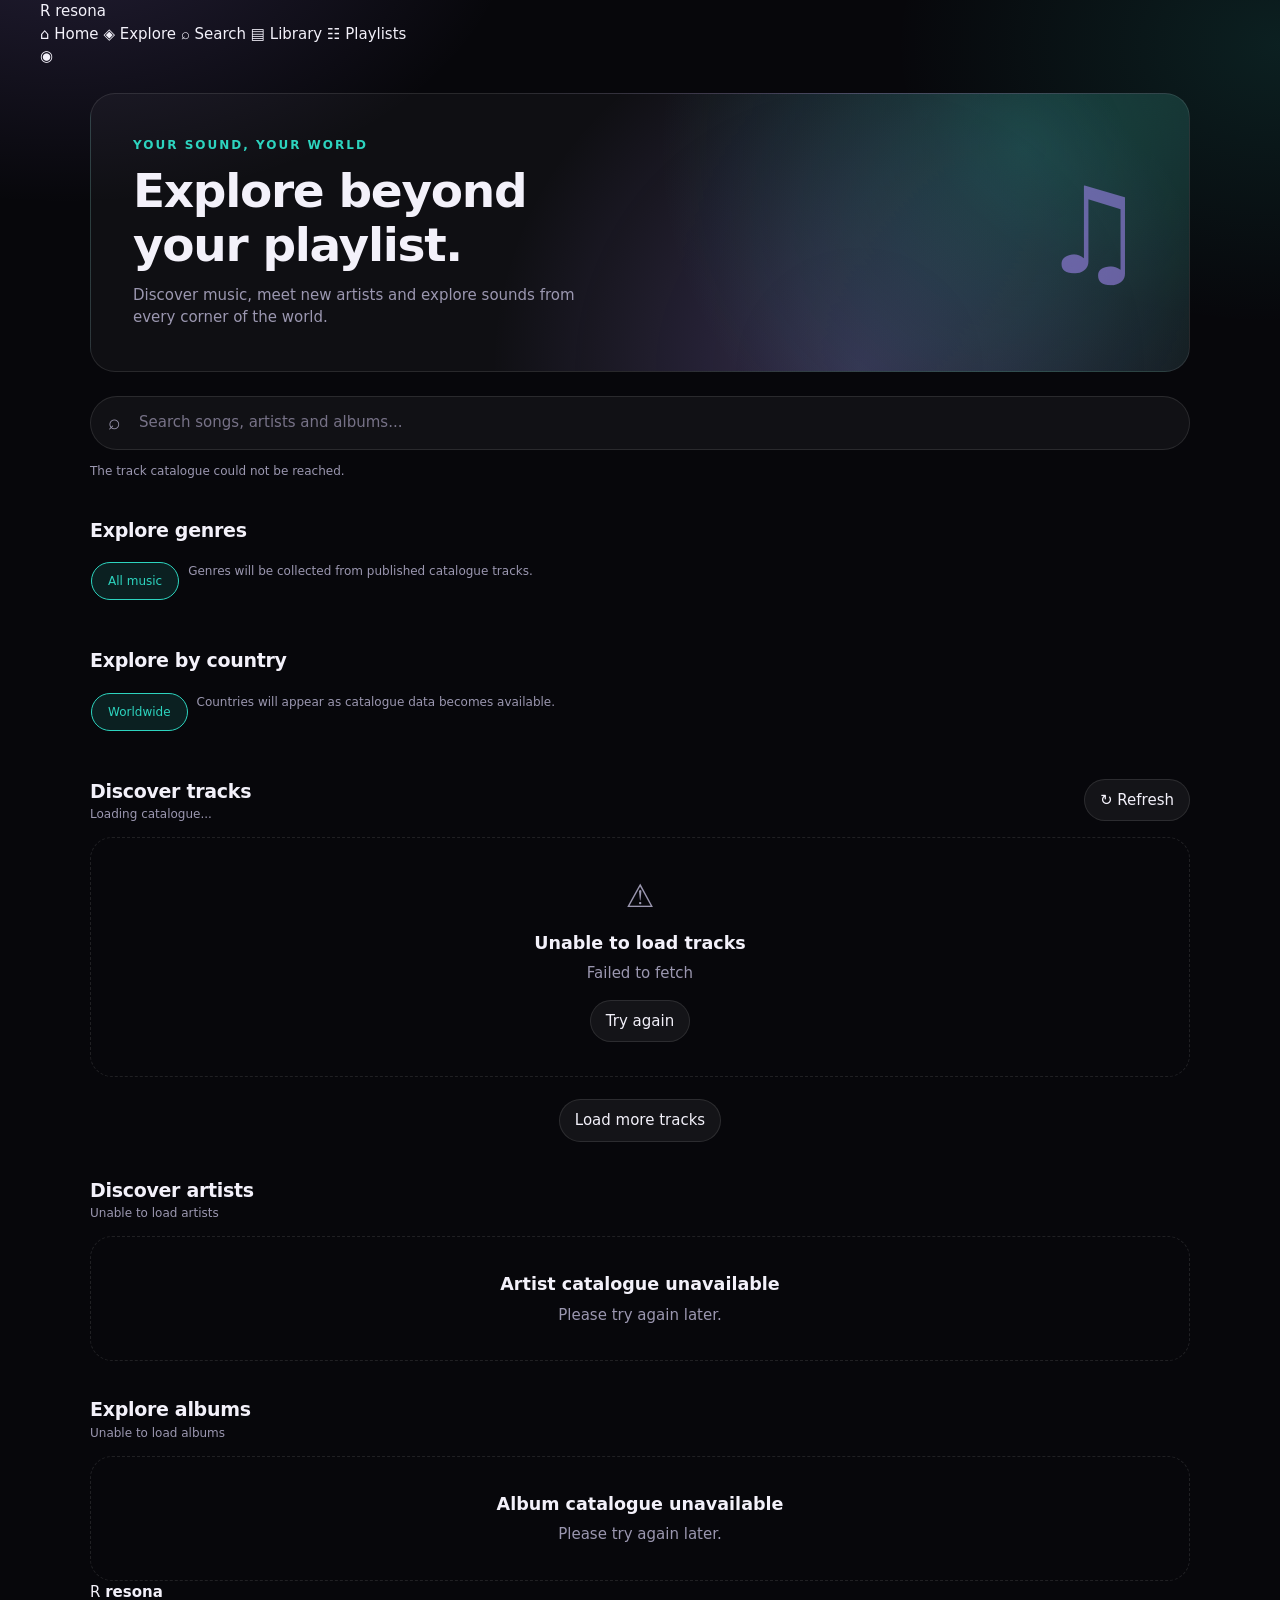
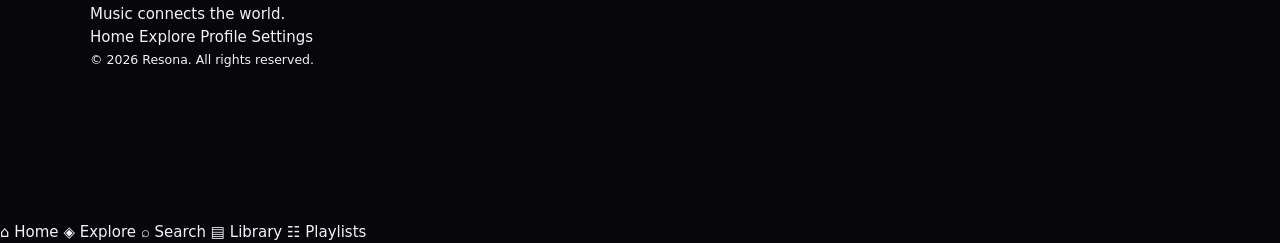
<file: explore.html>
<!DOCTYPE html>
<html lang="en">
<head>
  <meta charset="UTF-8">
  <meta name="viewport" content="width=device-width, initial-scale=1, viewport-fit=cover">

  <meta name="theme-color" content="#07070b">
  <meta name="description" content="Explore music from around the world on Resona. Discover tracks, artists, albums and new sounds.">

  <title>Explore Music | Resona</title>

  <link rel="stylesheet" href="./css/shared.css">

  <style>
    .explore-hero {
      position: relative;
      display: flex;
      align-items: center;
      justify-content: space-between;
      gap: 20px;
      overflow: hidden;
      min-height: 210px;
      padding: clamp(24px, 5vw, 42px);
      border: 1px solid var(--border);
      border-radius: 25px;
      background:
        radial-gradient(circle at 85% 20%, rgba(45,212,191,.23), transparent 38%),
        radial-gradient(circle at 70% 100%, rgba(167,139,250,.25), transparent 45%),
        rgba(255,255,255,.035);
    }

    .explore-hero-content {
      position: relative;
      z-index: 1;
      max-width: 570px;
    }

    .eyebrow {
      margin-bottom: 10px;
      color: var(--teal);
      font-size: 12px;
      font-weight: 800;
      letter-spacing: 2px;
      text-transform: uppercase;
    }

    .explore-hero h1 {
      font-size: clamp(31px, 5vw, 47px);
      line-height: 1.15;
      letter-spacing: -1.3px;
    }

    .explore-hero p {
      max-width: 450px;
      margin-top: 12px;
      color: var(--muted);
    }

    .hero-decoration {
      flex-shrink: 0;
      color: rgba(167,139,250,.55);
      font-size: clamp(70px, 12vw, 120px);
    }

    .explore-search {
      position: relative;
      margin-top: 24px;
    }

    .explore-search input {
      min-height: 54px;
      padding-left: 48px;
      border-radius: 99px;
    }

    .search-symbol {
      position: absolute;
      top: 50%;
      left: 18px;
      transform: translateY(-50%);
      color: var(--muted);
      font-size: 21px;
      pointer-events: none;
    }

    .discovery-section {
      margin-top: 34px;
    }

    .discovery-section .section-heading {
      margin-top: 0;
    }

    .section-note {
      color: var(--muted);
      font-size: 12px;
    }

    .genre-list,
    .country-list {
      display: flex;
      gap: 9px;
      overflow-x: auto;
      padding: 4px 1px 12px;
      scrollbar-width: thin;
    }

    .genre-chip,
    .country-chip {
      flex-shrink: 0;
      padding: 9px 16px;
      border: 1px solid var(--border);
      border-radius: 99px;
      background: var(--surface);
      color: var(--muted);
      font-size: 12px;
      transition: .2s;
    }

    .genre-chip:hover,
    .country-chip:hover {
      border-color: var(--purple);
      color: var(--text);
    }

    .genre-chip.active,
    .country-chip.active {
      border-color: var(--teal);
      background: rgba(45,212,191,.12);
      color: var(--teal);
    }

    .track-card {
      position: relative;
      cursor: pointer;
    }

    .track-card .music-cover {
      position: relative;
    }

    .card-play {
      position: absolute;
      right: 10px;
      bottom: 10px;
      display: grid;
      place-items: center;
      width: 39px;
      height: 39px;
      border-radius: 50%;
      background: var(--gradient);
      color: var(--bg);
      font-size: 17px;
      box-shadow: 0 5px 18px rgba(0,0,0,.3);
    }

    .artist-card,
    .album-card {
      min-width: 0;
      padding: 10px;
      border: 1px solid transparent;
      border-radius: 17px;
      background: rgba(255,255,255,.025);
      text-align: left;
      transition: .2s;
    }

    .artist-card:hover,
    .album-card:hover {
      transform: translateY(-2px);
      border-color: var(--border);
      background: var(--surface);
    }

    .artist-cover,
    .album-cover {
      display: grid;
      place-items: center;
      width: 100%;
      aspect-ratio: 1;
      margin-bottom: 11px;
      overflow: hidden;
      border-radius: 14px;
      background: linear-gradient(135deg,#312e81,#134e4a);
      font-size: 35px;
    }

    .artist-cover {
      border-radius: 50%;
    }

    .artist-cover img,
    .album-cover img {
      width: 100%;
      height: 100%;
      object-fit: cover;
    }

    .verified {
      color: var(--teal);
      font-size: 12px;
    }

    .discovery-status {
      min-height: 20px;
      margin-top: 12px;
      color: var(--muted);
      font-size: 12px;
    }

    .load-more-wrap {
      display: flex;
      justify-content: center;
      margin-top: 22px;
    }

    .catalogue-count {
      color: var(--muted);
      font-size: 12px;
    }

    .empty-state,
    .loading-state,
    .error-state {
      grid-column: 1 / -1;
    }

    @media(max-width:520px) {
      .explore-hero {
        min-height: 190px;
        padding: 23px 18px;
      }

      .hero-decoration {
        font-size: 55px;
      }

      .discovery-section {
        margin-top: 28px;
      }
    }
  </style>
</head>

<body data-page="explore">

<div class="resona-app">

  <!-- SHARED HEADER -->
  <div data-resona-header></div>

  <main class="resona-main">

    <div class="page-container">

      <!-- HERO -->
      <section class="explore-hero">

        <div class="explore-hero-content">

          <div class="eyebrow">
            Your sound, your world
          </div>

          <h1>
            Explore beyond<br>
            your playlist.
          </h1>

          <p>
            Discover music, meet new artists and explore
            sounds from every corner of the world.
          </p>

        </div>

        <div class="hero-decoration" aria-hidden="true">
          ♫
        </div>

      </section>

      <!-- SEARCH -->
      <div class="explore-search">

        <span class="search-symbol" aria-hidden="true">
          ⌕
        </span>

        <input
          id="explore-search"
          class="field"
          type="search"
          placeholder="Search songs, artists and albums..."
          autocomplete="off"
          aria-label="Search music"
        >

      </div>

      <div id="discovery-status"
           class="discovery-status"
           role="status"
           aria-live="polite">
        Connecting to the Resona catalogue...
      </div>

      <!-- GENRES -->
      <section class="discovery-section">

        <div class="section-heading">
          <h2>Explore genres</h2>
        </div>

        <div id="genre-list" class="genre-list">

          <button class="genre-chip active"
                  data-genre="all">
            All music
          </button>

          <span class="section-note">
            Genres will be collected from published catalogue tracks.
          </span>

        </div>

      </section>

      <!-- COUNTRIES -->
      <section class="discovery-section">

        <div class="section-heading">
          <h2>Explore by country</h2>
        </div>

        <div id="country-list" class="country-list">

          <button class="country-chip active"
                  data-country="all">
            Worldwide
          </button>

          <span class="section-note">
            Countries will appear as catalogue data becomes available.
          </span>

        </div>

      </section>

      <!-- TRACKS -->
      <section class="discovery-section">

        <div class="section-heading">

          <div>
            <h2>Discover tracks</h2>
            <div id="track-count" class="catalogue-count">
              Loading catalogue...
            </div>
          </div>

          <button id="refresh-tracks"
                  class="button-secondary"
                  type="button">
            ↻ Refresh
          </button>

        </div>

        <div id="explore-tracks" class="music-grid">

          <div class="loading-state">
            Loading published tracks...
          </div>

        </div>

        <div class="load-more-wrap">

          <button id="load-more"
                  class="button-secondary"
                  type="button"
                  hidden>
            Load more tracks
          </button>

        </div>

      </section>

      <!-- ARTISTS -->
      <section class="discovery-section">

        <div class="section-heading">
          <div>
            <h2>Discover artists</h2>
            <div id="artist-count" class="catalogue-count">
              Loading artists...
            </div>
          </div>
        </div>

        <div id="explore-artists" class="artist-grid">

          <div class="loading-state">
            Loading artist catalogue...
          </div>

        </div>

      </section>

      <!-- ALBUMS -->
      <section class="discovery-section">

        <div class="section-heading">
          <div>
            <h2>Explore albums</h2>
            <div id="album-count" class="catalogue-count">
              Loading albums...
            </div>
          </div>
        </div>

        <div id="explore-albums" class="album-grid">

          <div class="loading-state">
            Loading album catalogue...
          </div>

        </div>

      </section>

      <footer data-resona-footer></footer>

    </div>

  </main>

</div>

<!-- MOBILE NAVIGATION -->
<div data-resona-mobile-nav></div>

<script src="./js/navigation.js"></script>

<script>
(() => {
  "use strict";

  /* =========================================
     RESONA EXPLORE
     Version 1.0.0
     ========================================= */

  const API =
    "https://resona-api.nearafrica-onyxtech.workers.dev";

  const state = {
    tracks: [],
    artists: [],
    albums: [],

    offset: 0,
    limit: 24,
    total: 0,

    genre: "all",
    country: "all",

    loading: false,
    searchTimer: null
  };

  const $ = id => document.getElementById(id);

  const elements = {
    status: $("discovery-status"),
    tracks: $("explore-tracks"),
    artists: $("explore-artists"),
    albums: $("explore-albums"),

    genres: $("genre-list"),
    countries: $("country-list"),

    trackCount: $("track-count"),
    artistCount: $("artist-count"),
    albumCount: $("album-count"),

    loadMore: $("load-more"),
    search: $("explore-search")
  };

  function escapeHTML(value) {
    return String(value ?? "").replace(
      /[&<>"']/g,
      character => ({
        "&": "&amp;",
        "<": "&lt;",
        ">": "&gt;",
        '"': "&quot;",
        "'": "&#039;"
      })[character]
    );
  }

  function safeImage(value) {
    if (!value) return "";

    try {
      const url = new URL(value, location.href);

      if (
        url.protocol !== "https:" &&
        url.origin !== location.origin
      ) {
        return "";
      }

      if (
        url.protocol !== "https:" &&
        url.protocol !== "http:"
      ) {
        return "";
      }

      return url.href;
    } catch {
      return "";
    }
  }

  function artwork(url, fallback = "♫") {
    const image = safeImage(url);

    if (!image) {
      return escapeHTML(fallback);
    }

    return `
      <img
        src="${escapeHTML(image)}"
        alt=""
        loading="lazy"
        onerror="this.remove();this.parentElement.textContent='♫'"
      >
    `;
  }

  async function apiGet(path) {
    const response = await fetch(API + path, {
      method: "GET",
      headers: {
        "Accept": "application/json"
      }
    });

    let result;

    try {
      result = await response.json();
    } catch {
      throw new Error("The catalogue returned an invalid response.");
    }

    if (!response.ok || result.success !== true) {
      throw new Error(
        result.error?.message ||
        "Unable to load catalogue data."
      );
    }

    return result;
  }

  function setStatus(message) {
    elements.status.textContent = message;
  }

  function renderTrack(track) {
    const title = escapeHTML(track.title || "Untitled track");

    const artist = escapeHTML(
      track.artist_name || "Unknown artist"
    );

    const image = artwork(
      track.artwork_url || track.album_artwork_url
    );

    const duration = Number(track.duration_seconds);

    const durationText =
      Number.isFinite(duration) && duration > 0
        ? formatDuration(duration)
        : "";

    return `
      <article class="music-card track-card">

        <div class="music-cover">

          ${image}

          <button
            class="card-play"
            type="button"
            data-track-id="${escapeHTML(track.id)}"
            aria-label="Open ${title}"
            title="Track playback will be connected to the Resona player"
          >
            ▶
          </button>

        </div>

        <div class="music-title">
          ${title}
        </div>

        <div class="music-subtitle">
          ${artist}
        </div>

        ${durationText
          ? `<div class="music-subtitle">${durationText}</div>`
          : ""}

      </article>
    `;
  }

  function renderArtist(artist) {
    const name = escapeHTML(
      artist.artist_name || "Unknown artist"
    );

    return `
      <a
        class="artist-card"
        href="artist.html?id=${encodeURIComponent(artist.id)}"
      >

        <div class="artist-cover">

          ${artwork(artist.profile_image_url, "◉")}

        </div>

        <div class="music-title">
          ${name}
          ${Number(artist.verified) === 1
            ? '<span class="verified">✓</span>'
            : ""}
        </div>

        <div class="music-subtitle">
          ${escapeHTML(artist.country_code || "Artist")}
        </div>

      </a>
    `;
  }

  function renderAlbum(album) {
    const title = escapeHTML(
      album.title || "Untitled album"
    );

    return `
      <a
        class="album-card"
        href="album.html?id=${encodeURIComponent(album.id)}"
      >

        <div class="album-cover">

          ${artwork(album.artwork_url)}

        </div>

        <div class="music-title">
          ${title}
        </div>

        <div class="music-subtitle">
          ${escapeHTML(album.artist_name || "Unknown artist")}
        </div>

      </a>
    `;
  }

  function formatDuration(seconds) {
    const minutes = Math.floor(seconds / 60);
    const remaining = Math.floor(seconds % 60);

    return `${minutes}:${String(remaining).padStart(2, "0")}`;
  }

  function renderGenres() {
    const genres = [
      ...new Set(
        state.tracks
          .map(track => String(track.genre || "").trim())
          .filter(Boolean)
      )
    ].sort((a, b) => a.localeCompare(b));

    elements.genres.innerHTML = `
      <button
        class="genre-chip ${state.genre === "all" ? "active" : ""}"
        data-genre="all"
        type="button"
      >
        All music
      </button>

      ${genres.map(genre => `
        <button
          class="genre-chip ${state.genre === genre ? "active" : ""}"
          data-genre="${escapeHTML(genre)}"
          type="button"
        >
          ${escapeHTML(genre)}
        </button>
      `).join("")}
    `;
  }

  function renderCountries() {
    const countries = [
      ...new Set(
        state.tracks
          .map(track => String(track.country_code || "").trim().toUpperCase())
          .filter(Boolean)
      )
    ].sort();

    elements.countries.innerHTML = `
      <button
        class="country-chip ${state.country === "all" ? "active" : ""}"
        data-country="all"
        type="button"
      >
        Worldwide
      </button>

      ${countries.map(country => `
        <button
          class="country-chip ${state.country === country ? "active" : ""}"
          data-country="${escapeHTML(country)}"
          type="button"
        >
          ${escapeHTML(country)}
        </button>
      `).join("")}
    `;
  }

  function filteredTracks() {
    const query = elements.search.value.trim().toLowerCase();

    return state.tracks.filter(track => {
      const matchesGenre =
        state.genre === "all" ||
        String(track.genre || "").toLowerCase() ===
        state.genre.toLowerCase();

      const matchesCountry =
        state.country === "all" ||
        String(track.country_code || "").toUpperCase() ===
        state.country;

      const matchesSearch =
        !query ||
        [
          track.title,
          track.artist_name,
          track.album_title,
          track.genre
        ].some(value =>
          String(value || "").toLowerCase().includes(query)
        );

      return matchesGenre && matchesCountry && matchesSearch;
    });
  }

  function renderTracks() {
    const tracks = filteredTracks();

    elements.trackCount.textContent =
      `${tracks.length} tracks shown`;

    if (!tracks.length) {
      elements.tracks.innerHTML = `
        <div class="empty-state">
          <div class="empty-icon">♫</div>
          <h3>No matching tracks</h3>
          <p>
            Try another search or choose a different filter.
          </p>
        </div>
      `;

      return;
    }

    elements.tracks.innerHTML =
      tracks.map(renderTrack).join("");
  }

  function renderArtists() {
    elements.artistCount.textContent =
      `${state.artists.length} artists`;

    elements.artists.innerHTML = state.artists.length
      ? state.artists.map(renderArtist).join("")
      : `
        <div class="empty-state">
          <div class="empty-icon">◉</div>
          <h3>No published artists yet</h3>
          <p>Artist profiles will appear here when available.</p>
        </div>
      `;
  }

  function renderAlbums() {
    elements.albumCount.textContent =
      `${state.albums.length} albums`;

    elements.albums.innerHTML = state.albums.length
      ? state.albums.map(renderAlbum).join("")
      : `
        <div class="empty-state">
          <div class="empty-icon">▣</div>
          <h3>No published albums yet</h3>
          <p>Albums will appear here when available.</p>
        </div>
      `;
  }

  async function loadTracks(reset = false) {
    if (state.loading) return;

    if (reset) {
      state.offset = 0;
      state.tracks = [];

      elements.tracks.innerHTML = `
        <div class="loading-state">
          Loading published tracks...
        </div>
      `;
    }

    state.loading = true;

    elements.loadMore.disabled = true;

    try {
      const result = await apiGet(
        `/tracks?limit=${state.limit}&offset=${state.offset}`
      );

      const incoming = Array.isArray(result.data)
        ? result.data
        : [];

      state.tracks.push(...incoming);

      state.total = Number(result.meta?.total || 0);

      state.offset += incoming.length;

      renderGenres();
      renderCountries();
      renderTracks();

      elements.loadMore.hidden =
        state.offset >= state.total ||
        incoming.length === 0;

      setStatus(
        state.total
          ? `${state.total} published tracks in the Resona catalogue.`
          : "The track catalogue is connected but has no published tracks yet."
      );

    } catch (error) {
      if (reset) {
        elements.tracks.innerHTML = `
          <div class="empty-state">
            <div class="empty-icon">⚠</div>
            <h3>Unable to load tracks</h3>
            <p>${escapeHTML(error.message)}</p>
            <button class="button-secondary"
                    id="retry-tracks"
                    type="button"
                    style="margin-top:15px">
              Try again
            </button>
          </div>
        `;
      }

      setStatus(
        "The track catalogue could not be reached."
      );

    } finally {
      state.loading = false;
      elements.loadMore.disabled = false;
    }
  }

  async function loadArtists() {
    try {
      const result = await apiGet(
        "/artists?limit=24&offset=0"
      );

      state.artists = Array.isArray(result.data)
        ? result.data
        : [];

      renderArtists();

    } catch {
      elements.artists.innerHTML = `
        <div class="empty-state">
          <h3>Artist catalogue unavailable</h3>
          <p>Please try again later.</p>
        </div>
      `;

      elements.artistCount.textContent =
        "Unable to load artists";
    }
  }

  async function loadAlbums() {
    try {
      const result = await apiGet(
        "/albums?limit=24&offset=0"
      );

      state.albums = Array.isArray(result.data)
        ? result.data
        : [];

      renderAlbums();

    } catch {
      elements.albums.innerHTML = `
        <div class="empty-state">
          <h3>Album catalogue unavailable</h3>
          <p>Please try again later.</p>
        </div>
      `;

      elements.albumCount.textContent =
        "Unable to load albums";
    }
  }

  /* =========================================
     EVENTS
     ========================================= */

  elements.genres.addEventListener("click", event => {
    const button = event.target.closest("[data-genre]");

    if (!button) return;

    state.genre = button.dataset.genre;

    renderGenres();
    renderTracks();
  });

  elements.countries.addEventListener("click", event => {
    const button = event.target.closest("[data-country]");

    if (!button) return;

    state.country = button.dataset.country;

    renderCountries();
    renderTracks();
  });

  elements.search.addEventListener("input", () => {
    clearTimeout(state.searchTimer);

    state.searchTimer = setTimeout(
      renderTracks,
      180
    );
  });

  elements.loadMore.addEventListener("click", () => {
    loadTracks(false);
  });

  $("refresh-tracks").addEventListener("click", () => {
    loadTracks(true);
  });

  elements.tracks.addEventListener("click", event => {
    const button = event.target.closest("[data-track-id]");

    if (!button) return;

    const trackId = button.dataset.trackId;

    window.location.href =
      `player.html?id=${encodeURIComponent(trackId)}`;
  });

  elements.tracks.addEventListener("click", event => {
    if (!event.target.closest("#retry-tracks")) return;

    loadTracks(true);
  });

  /* =========================================
     INITIAL LOAD
     ========================================= */

  async function initialize() {
    await Promise.all([
      loadTracks(true),
      loadArtists(),
      loadAlbums()
    ]);
  }

  initialize();

})();
</script>

</body>
  </html>
</file>
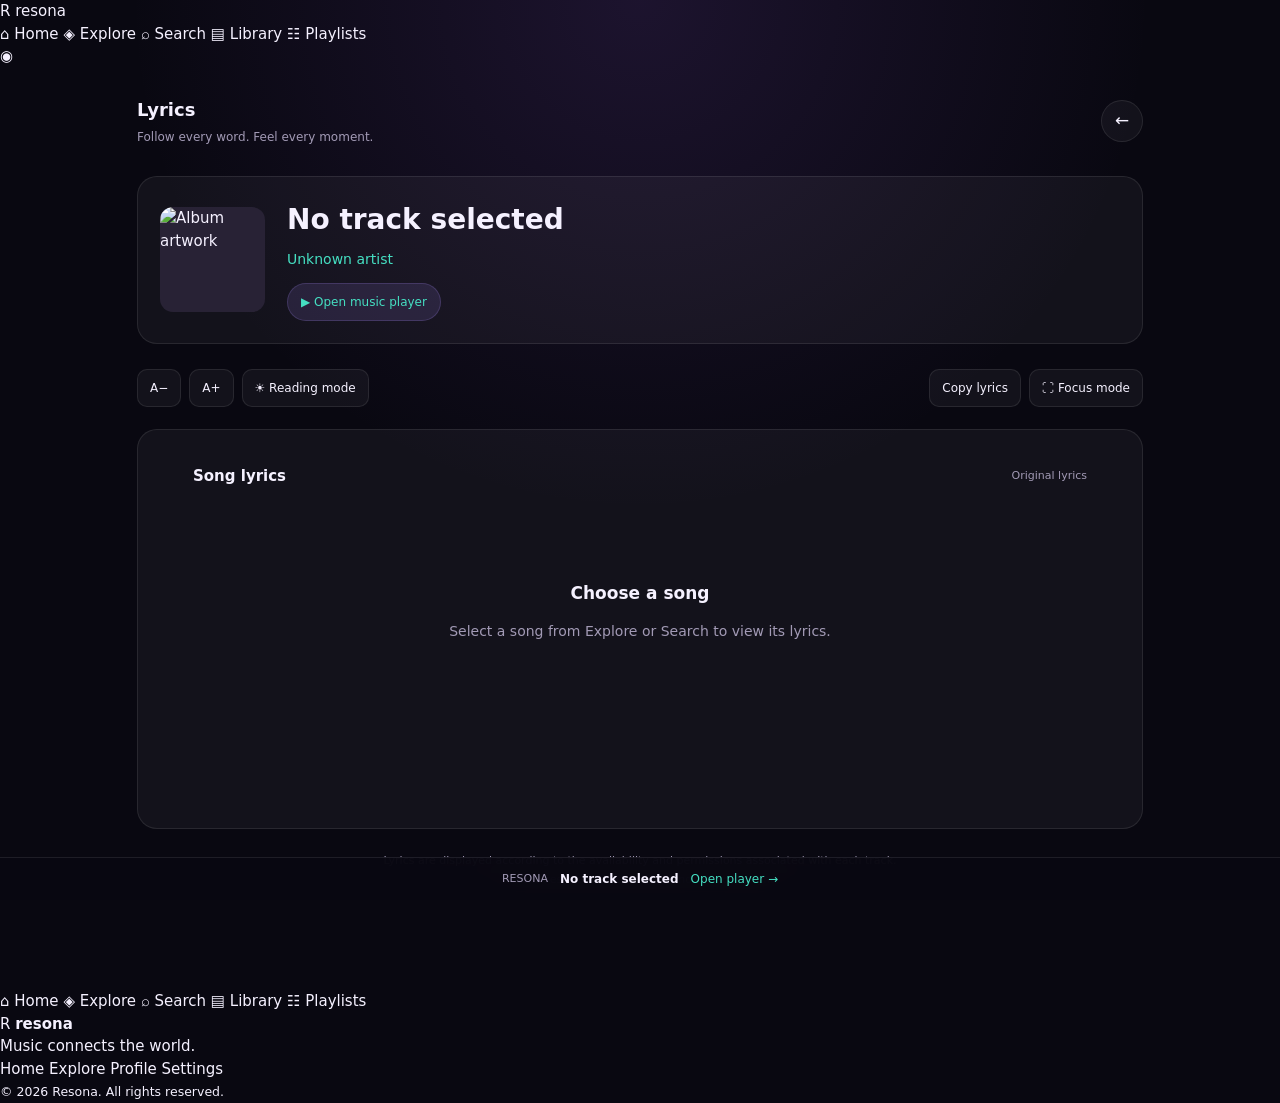
<file: lyrics.html>
<!DOCTYPE html>
<html lang="en">
<head>
<meta charset="UTF-8">
<meta name="viewport" content="width=device-width, initial-scale=1, viewport-fit=cover">
<meta name="theme-color" content="#090811">
<title>Lyrics | Resona</title>

<link rel="stylesheet" href="./css/shared.css">

<style>
:root{
  --bg:#090811;
  --panel:rgba(255,255,255,.045);
  --border:rgba(255,255,255,.09);
  --text:#f5f1ff;
  --muted:#a29ab5;
  --purple:#a78bfa;
  --teal:#45dfc2;
  --lyrics-size:19px;
}

*{
  box-sizing:border-box;
}

body{
  background:
    radial-gradient(circle at 50% 0%,rgba(125,75,190,.17),transparent 40%),
    var(--bg);
  color:var(--text);
  min-height:100vh;
}

button{
  font:inherit;
}

body.light-mode{
  --bg:#f5f2fa;
  --panel:rgba(0,0,0,.035);
  --border:rgba(0,0,0,.1);
  --text:#211b2c;
  --muted:#716a7e;
  --purple:#7550c8;
  --teal:#168c79;
}

.lyrics-page{
  width:min(1050px,100%);
  margin:auto;
  padding:28px 22px 100px;
}

.lyrics-top{
  display:flex;
  justify-content:space-between;
  align-items:center;
  gap:15px;
  margin-bottom:30px;
}

.lyrics-top h1{
  font-size:18px;
  margin:0;
}

.lyrics-top p{
  font-size:12px;
  color:var(--muted);
  margin:5px 0 0;
}

.icon-button{
  width:42px;
  height:42px;
  display:grid;
  place-items:center;
  border:1px solid var(--border);
  border-radius:50%;
  color:var(--text);
  background:var(--panel);
  cursor:pointer;
  font-size:17px;
}

.song-header{
  display:flex;
  align-items:center;
  gap:22px;
  padding:22px;
  border:1px solid var(--border);
  border-radius:20px;
  background:var(--panel);
  margin-bottom:25px;
}

.song-art{
  width:105px;
  height:105px;
  border-radius:13px;
  object-fit:cover;
  background:#282235;
  flex-shrink:0;
}

.song-details{
  min-width:0;
  flex:1;
}

.song-details h2{
  font-size:clamp(20px,4vw,28px);
  margin:0 0 8px;
  overflow-wrap:anywhere;
}

.song-details p{
  color:var(--muted);
  margin:0 0 13px;
  font-size:14px;
}

.song-details a{
  color:var(--teal);
  text-decoration:none;
}

.play-link{
  display:inline-flex;
  align-items:center;
  gap:7px;
  color:var(--text);
  text-decoration:none;
  font-size:12px;
  padding:9px 13px;
  border-radius:20px;
  background:rgba(167,139,250,.13);
  border:1px solid rgba(167,139,250,.2);
}

.lyrics-toolbar{
  display:flex;
  align-items:center;
  justify-content:space-between;
  flex-wrap:wrap;
  gap:12px;
  margin:22px 0;
}

.toolbar-group{
  display:flex;
  gap:8px;
  align-items:center;
  flex-wrap:wrap;
}

.tool-button{
  padding:9px 12px;
  border:1px solid var(--border);
  border-radius:10px;
  background:var(--panel);
  color:var(--text);
  cursor:pointer;
  font-size:12px;
}

.tool-button:hover{
  border-color:var(--teal);
}

.lyrics-card{
  position:relative;
  border:1px solid var(--border);
  background:var(--panel);
  border-radius:20px;
  padding:35px clamp(20px,5vw,55px);
  min-height:400px;
}

.lyrics-heading{
  display:flex;
  justify-content:space-between;
  align-items:center;
  gap:10px;
  margin-bottom:25px;
}

.lyrics-heading h3{
  margin:0;
  font-size:15px;
}

.lyrics-heading span{
  font-size:11px;
  color:var(--muted);
}

.lyrics-text{
  font-size:var(--lyrics-size);
  line-height:2.1;
  white-space:pre-wrap;
  overflow-wrap:anywhere;
  color:var(--text);
  max-width:680px;
  margin:auto;
  text-align:center;
}

.lyric-line{
  display:block;
  padding:3px 0;
  opacity:.75;
  transition:opacity .2s, color .2s, transform .2s;
}

.lyric-line.active{
  color:var(--teal);
  opacity:1;
  font-weight:700;
  transform:scale(1.015);
}

.lyrics-empty{
  text-align:center;
  padding:65px 15px;
  color:var(--muted);
  line-height:1.9;
  font-size:14px;
}

.lyrics-empty strong{
  display:block;
  color:var(--text);
  margin-bottom:9px;
  font-size:17px;
}

.lyrics-footer{
  text-align:center;
  color:var(--muted);
  font-size:11px;
  margin-top:22px;
  line-height:1.8;
}

.fullscreen-mode .lyrics-page{
  width:min(900px,100%);
}

.fullscreen-mode .song-header{
  display:none;
}

.fullscreen-mode .lyrics-top{
  margin-bottom:15px;
}

.fullscreen-mode .lyrics-card{
  min-height:75vh;
  display:flex;
  flex-direction:column;
  justify-content:center;
}

.fullscreen-mode .lyrics-text{
  font-size:clamp(20px,3vw,27px);
}

.bottom-player{
  position:fixed;
  left:0;
  right:0;
  bottom:0;
  z-index:50;
  padding:12px 18px;
  padding-bottom:max(12px,env(safe-area-inset-bottom));
  background:rgba(9,8,17,.94);
  backdrop-filter:blur(18px);
  border-top:1px solid var(--border);
  display:flex;
  justify-content:center;
  align-items:center;
  gap:12px;
}

body.light-mode .bottom-player{
  background:rgba(245,242,250,.95);
}

.bottom-player span{
  font-size:11px;
  color:var(--muted);
}

.bottom-player strong{
  font-size:12px;
  color:var(--text);
}

.bottom-player a{
  color:var(--teal);
  text-decoration:none;
  font-size:12px;
}

.toast{
  position:fixed;
  bottom:85px;
  left:50%;
  transform:translateX(-50%);
  background:#211a35;
  color:white;
  padding:11px 17px;
  border-radius:30px;
  font-size:12px;
  opacity:0;
  pointer-events:none;
  transition:opacity .2s;
  z-index:100;
}

.toast.show{
  opacity:1;
}

@media(max-width:600px){
  .lyrics-page{
    padding:20px 15px 100px;
  }

  .song-header{
    padding:15px;
    gap:14px;
  }

  .song-art{
    width:82px;
    height:82px;
  }

  .lyrics-card{
    padding:25px 17px;
  }

  .lyrics-text{
    font-size:17px;
    line-height:2;
  }

  .lyrics-toolbar{
    align-items:flex-start;
  }
}
</style>
</head>

<body data-page="lyrics">

<div data-resona-header></div>

<main class="lyrics-page">

  <div class="lyrics-top">
    <div>
      <h1>Lyrics</h1>
      <p>Follow every word. Feel every moment.</p>
    </div>

    <button class="icon-button" id="backButton" aria-label="Go back">←</button>
  </div>

  <section class="song-header">

    <img
      class="song-art"
      id="songArtwork"
      alt="Album artwork"
    >

    <div class="song-details">
      <h2 id="songTitle">Loading track...</h2>

      <p>
        <a id="artistLink" href="artist.html">Unknown artist</a>
      </p>

      <a class="play-link" id="playerLink" href="player.html">
        ▶ Open music player
      </a>
    </div>

  </section>

  <div class="lyrics-toolbar">

    <div class="toolbar-group">
      <button class="tool-button" id="decreaseSize">A−</button>
      <button class="tool-button" id="increaseSize">A+</button>
      <button class="tool-button" id="themeButton">☀ Reading mode</button>
    </div>

    <div class="toolbar-group">
      <button class="tool-button" id="copyButton">Copy lyrics</button>
      <button class="tool-button" id="fullscreenButton">⛶ Focus mode</button>
    </div>

  </div>

  <section class="lyrics-card">

    <div class="lyrics-heading">
      <h3>Song lyrics</h3>
      <span id="lyricsType">Original lyrics</span>
    </div>

    <div class="lyrics-text" id="lyricsText">

      <div class="lyrics-empty">
        <strong>Loading lyrics...</strong>
        Please wait while we retrieve the lyrics.
      </div>

    </div>

  </section>

  <div class="lyrics-footer">
    Lyrics are displayed according to the availability and permissions
    associated with each track.
    <br>
    Resona respects artists' rights and lyric copyright.
  </div>

</main>

<div class="bottom-player">
  <span>RESONA</span>
  <strong id="bottomTitle">Lyrics experience</strong>
  <a id="bottomPlayerLink" href="player.html">Open player →</a>
</div>

<div class="toast" id="toast"></div>

<div data-resona-mobile-nav></div>
<div data-resona-footer></div>

<script src="./js/navigation.js"></script>

<script>
(() => {
  "use strict";

  const API_BASE =
    "https://resona-api.nearafrica-onyxtech.workers.dev";

  const $ = id => document.getElementById(id);

  const params = new URLSearchParams(location.search);
  const trackId = params.get("id");

  const FALLBACK_ART =
    "data:image/svg+xml;charset=UTF-8," +
    encodeURIComponent(`
      <svg xmlns="http://www.w3.org/2000/svg" width="500" height="500">
        <rect width="100%" height="100%" fill="#211a35"/>
        <text x="50%" y="52%" fill="#a78bfa"
          font-size="90" text-anchor="middle"
          font-family="Arial">R</text>
      </svg>
    `);

  let currentLyrics = "";
  let lyricsSize = 19;
  let timestampedLines = [];
  let syncAudio = null;
  let syncTimer = null;

  function toast(message) {
    const element = $("toast");

    element.textContent = message;
    element.classList.add("show");

    clearTimeout(toast.timer);

    toast.timer = setTimeout(() => {
      element.classList.remove("show");
    },2500);
  }

  async function api(path) {
    const response = await fetch(API_BASE + path,{
      headers:{
        "Accept":"application/json"
      }
    });

    const result = await response.json().catch(() => null);

    if (!response.ok || result?.success === false) {
      throw new Error(
        result?.error ||
        result?.message ||
        `Request failed (${response.status})`
      );
    }

    return result;
  }

  function getList(result) {
    if (Array.isArray(result)) return result;
    if (Array.isArray(result?.data)) return result.data;
    if (Array.isArray(result?.tracks)) return result.tracks;
    if (Array.isArray(result?.results)) return result.results;
    return [];
  }

  function getArtwork(track) {
    const url =
      track?.artwork_url ||
      track?.album_artwork_url ||
      track?.cover_url ||
      track?.artwork ||
      "";

    if (!url) return FALLBACK_ART;

    try {
      const parsed = new URL(url,location.href);

      if (
        parsed.protocol !== "https:" &&
        parsed.origin !== location.origin
      ) {
        return FALLBACK_ART;
      }

      return parsed.href;
    } catch {
      return FALLBACK_ART;
    }
  }

  function setTrack(track) {
    const title =
      track?.title ||
      track?.name ||
      "Untitled track";

    const artist =
      track?.artist_name ||
      track?.artist_display_name ||
      track?.artist ||
      "Unknown artist";

    const artistId =
      track?.artist_id ||
      track?.artistId ||
      "";

    $("songTitle").textContent = title;
    $("bottomTitle").textContent = title;
    $("artistLink").textContent = artist;

    $("artistLink").href = artistId
      ? `artist.html?id=${encodeURIComponent(artistId)}`
      : "artist.html";

    $("songArtwork").src = getArtwork(track);

    $("songArtwork").onerror = () => {
      $("songArtwork").src = FALLBACK_ART;
    };

    const playerUrl =
      `player.html?id=${encodeURIComponent(trackId)}`;

    $("playerLink").href = playerUrl;
    $("bottomPlayerLink").href = playerUrl;

    document.title = `${title} Lyrics | Resona`;
  }

  function showEmpty(title,message) {
    $("lyricsText").innerHTML = "";

    const wrapper = document.createElement("div");
    wrapper.className = "lyrics-empty";

    const heading = document.createElement("strong");
    heading.textContent = title;

    const description = document.createElement("div");
    description.textContent = message;

    wrapper.append(heading,description);
    $("lyricsText").appendChild(wrapper);

    currentLyrics = "";
    timestampedLines = [];
  }

  function parseTimedLyrics(text) {
    const lines = [];

    const pattern =
      /\[(\d{1,2}):(\d{2})(?:\.(\d{1,3}))?\]\s*(.*)/g;

    const rawLines = text.split(/\r?\n/);

    for (const line of rawLines) {
      const match = pattern.exec(line);

      if (match) {
        const minutes = Number(match[1]);
        const seconds = Number(match[2]);
        const fraction = match[3] || "0";

        const time =
          minutes * 60 +
          seconds +
          Number("0." + fraction);

        lines.push({
          time,
          text:match[4] || ""
        });
      } else if (line.trim()) {
        lines.push({
          time:null,
          text:line
        });
      }

      pattern.lastIndex = 0;
    }

    return lines;
  }

  function displayLyrics(text) {
    currentLyrics = text;

    $("lyricsText").innerHTML = "";

    timestampedLines = parseTimedLyrics(text);

    const hasTimestamps =
      timestampedLines.some(line => line.time !== null);

    $("lyricsType").textContent =
      hasTimestamps ? "Timed lyrics" : "Original lyrics";

    if (!hasTimestamps) {
      $("lyricsText").textContent = text;
      return;
    }

    timestampedLines.forEach((line,index) => {
      const element = document.createElement("span");

      element.className = "lyric-line";
      element.textContent = line.text;
      element.dataset.index = index;

      $("lyricsText").appendChild(element);
    });
  }

  async function loadLyrics() {
    if (!trackId) {
      showEmpty(
        "No track selected",
        "Open lyrics from a song in Resona to see its lyrics."
      );
      return;
    }

    try {
      const result = await api(
        `/lyrics?track_id=${encodeURIComponent(trackId)}`
      );

      const data = result?.data || result;

      const lyrics =
        typeof data === "string"
          ? data
          : (
              data?.lyrics ||
              data?.text ||
              data?.content ||
              ""
            );

      if (!lyrics || typeof lyrics !== "string") {
        showEmpty(
          "Lyrics unavailable",
          "Lyrics have not been added or are not available for this track yet."
        );
        return;
      }

      displayLyrics(lyrics);

    } catch (error) {
      showEmpty(
        "Unable to load lyrics",
        error.message || "Please try again later."
      );
    }
  }

  async function loadTrack() {
    if (!trackId) {
      $("songTitle").textContent = "No track selected";
      $("bottomTitle").textContent = "No track selected";

      showEmpty(
        "Choose a song",
        "Select a song from Explore or Search to view its lyrics."
      );

      return;
    }

    try {
      const result = await api("/tracks?limit=100&offset=0");

      const tracks = getList(result);

      const track = tracks.find(item =>
        String(item?.id ?? item?.track_id ?? item?.trackId ?? "") ===
        String(trackId)
      );

      if (!track) {
        $("songTitle").textContent = "Track not found";

        showEmpty(
          "Track not found",
          "The requested track could not be found in the loaded catalogue."
        );

        return;
      }

      setTrack(track);
      await loadLyrics();

    } catch (error) {
      $("songTitle").textContent = "Unable to load track";

      showEmpty(
        "Connection problem",
        error.message || "Unable to connect to Resona."
      );
    }
  }

  $("increaseSize").addEventListener("click",() => {
    lyricsSize = Math.min(lyricsSize + 2,32);

    document.documentElement.style.setProperty(
      "--lyrics-size",
      lyricsSize + "px"
    );
  });

  $("decreaseSize").addEventListener("click",() => {
    lyricsSize = Math.max(lyricsSize - 2,13);

    document.documentElement.style.setProperty(
      "--lyrics-size",
      lyricsSize + "px"
    );
  });

  $("themeButton").addEventListener("click",() => {
    document.body.classList.toggle("light-mode");

    const light =
      document.body.classList.contains("light-mode");

    $("themeButton").textContent =
      light ? "☾ Dark mode" : "☀ Reading mode";
  });

  $("copyButton").addEventListener("click",async () => {
    if (!currentLyrics) {
      toast("There are no lyrics to copy.");
      return;
    }

    try {
      await navigator.clipboard.writeText(currentLyrics);
      toast("Lyrics copied.");
    } catch {
      toast("Copying is unavailable in this browser.");
    }
  });

  $("fullscreenButton").addEventListener("click",async () => {
    document.body.classList.toggle("fullscreen-mode");

    const active =
      document.body.classList.contains("fullscreen-mode");

    $("fullscreenButton").textContent =
      active ? "✕ Exit focus mode" : "⛶ Focus mode";

    if (active && document.documentElement.requestFullscreen) {
      try {
        await document.documentElement.requestFullscreen();
      } catch {
        // CSS focus mode still works if browser fullscreen is unavailable.
      }
    } else if (
      !active &&
      document.fullscreenElement &&
      document.exitFullscreen
    ) {
      try {
        await document.exitFullscreen();
      } catch {}
    }
  });

  document.addEventListener("fullscreenchange",() => {
    if (!document.fullscreenElement) {
      document.body.classList.remove("fullscreen-mode");
      $("fullscreenButton").textContent = "⛶ Focus mode";
    }
  });

  $("backButton").addEventListener("click",() => {
    if (history.length > 1) {
      history.back();
    } else {
      location.href = "explore.html";
    }
  });

  /*
    Synchronisation support:
    This looks for an audio element on the page.
    The dedicated player page can later expose its audio element
    through a shared player controller for cross-page synchronisation.
  */

  function synchroniseLyrics() {
    if (!timestampedLines.length) return;

    const audioElement =
      document.querySelector("audio");

    if (!audioElement || !Number.isFinite(audioElement.currentTime)) {
      return;
    }

    let activeIndex = -1;

    timestampedLines.forEach((line,index) => {
      if (
        line.time !== null &&
        line.time <= audioElement.currentTime
      ) {
        activeIndex = index;
      }
    });

    document.querySelectorAll(".lyric-line").forEach(element => {
      const active =
        Number(element.dataset.index) === activeIndex;

      element.classList.toggle("active",active);

      if (active) {
        element.scrollIntoView({
          behavior:"smooth",
          block:"center"
        });
      }
    });
  }

  loadTrack();

})();
</script>

</body>
  </html>
</file>
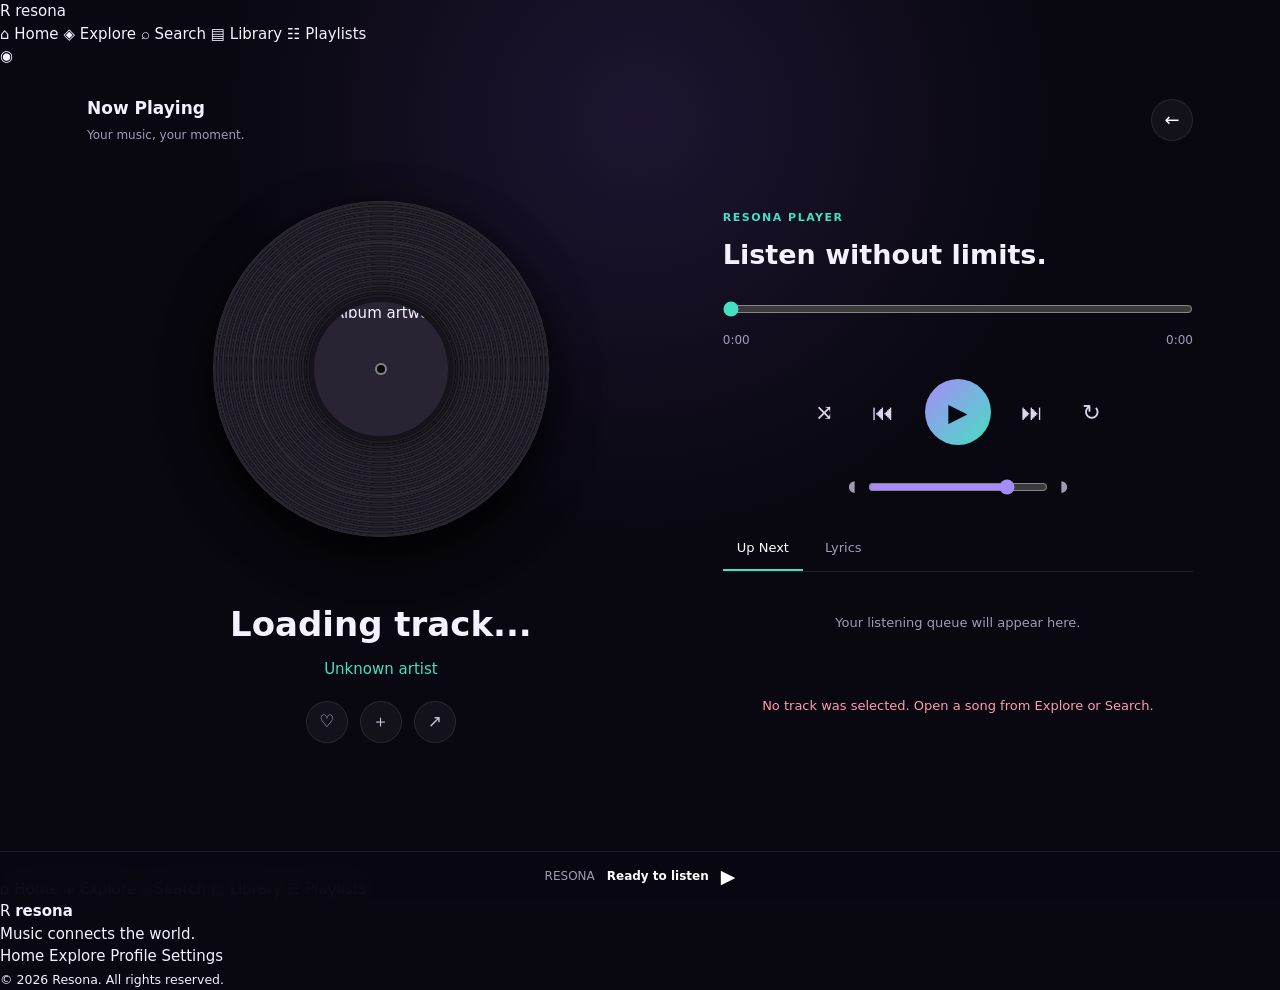
<file: player.html>
<!DOCTYPE html>
<html lang="en">
<head>
<meta charset="UTF-8">
<meta name="viewport" content="width=device-width, initial-scale=1, viewport-fit=cover">
<meta name="theme-color" content="#090811">

<title>Now Playing | Resona</title>

<link rel="stylesheet" href="./css/shared.css">

<style>
:root{
  --player-bg:#090811;
  --player-panel:rgba(255,255,255,.045);
  --player-border:rgba(255,255,255,.09);
  --player-text:#f5f1ff;
  --player-muted:#a29ab5;
  --player-purple:#a78bfa;
  --player-teal:#45dfc2;
}

*{box-sizing:border-box}

body{
  background:
    radial-gradient(circle at 50% 12%,rgba(125,75,190,.18),transparent 38%),
    var(--player-bg);
  color:var(--player-text);
  min-height:100vh;
}

button{font:inherit}

.player-page{
  width:min(1150px,100%);
  margin:auto;
  padding:28px 22px 110px;
}

.player-top{
  display:flex;
  justify-content:space-between;
  align-items:center;
  gap:15px;
  margin-bottom:30px;
}

.player-top h1{
  font-size:17px;
  margin:0;
}

.player-top p{
  font-size:12px;
  color:var(--player-muted);
  margin:5px 0 0;
}

.icon-button{
  width:42px;
  height:42px;
  border-radius:50%;
  border:1px solid var(--player-border);
  background:var(--player-panel);
  color:white;
  cursor:pointer;
  display:grid;
  place-items:center;
  font-size:18px;
}

.player-layout{
  display:grid;
  grid-template-columns:minmax(0,1fr) minmax(280px,.8fr);
  gap:48px;
  align-items:center;
}

.artwork-section{
  text-align:center;
  min-width:0;
}

.disc-stage{
  width:min(390px,85vw);
  aspect-ratio:1;
  margin:0 auto 35px;
  position:relative;
  display:grid;
  place-items:center;
}

.disc-shadow{
  position:absolute;
  width:88%;
  height:88%;
  border-radius:50%;
  background:rgba(0,0,0,.55);
  filter:blur(25px);
  transform:translateY(20px);
}

.vinyl{
  position:relative;
  width:86%;
  height:86%;
  border-radius:50%;
  background:
    repeating-radial-gradient(
      circle,
      #29252f 0px,
      #17151d 2px,
      #302b37 3px,
      #111016 5px
    );
  box-shadow:
    0 15px 45px rgba(0,0,0,.55),
    inset 0 0 0 2px rgba(255,255,255,.05);
  display:grid;
  place-items:center;
  animation:spin 8s linear infinite;
  animation-play-state:paused;
}

.vinyl.playing{animation-play-state:running}

.vinyl::before{
  content:"";
  position:absolute;
  inset:12%;
  border-radius:50%;
  border:1px solid rgba(255,255,255,.09);
}

.vinyl-art{
  position:relative;
  width:43%;
  height:43%;
  border-radius:50%;
  overflow:hidden;
  background:#292334;
  border:5px solid #15131b;
  box-shadow:0 0 20px rgba(0,0,0,.6);
}

.vinyl-art img{
  width:100%;
  height:100%;
  object-fit:cover;
  display:block;
}

.vinyl-hole{
  position:absolute;
  z-index:2;
  width:12px;
  height:12px;
  background:#090811;
  border:2px solid rgba(255,255,255,.5);
  border-radius:50%;
  left:50%;
  top:50%;
  transform:translate(-50%,-50%);
}

@keyframes spin{
  to{transform:rotate(360deg)}
}

.track-information{margin-bottom:25px}

.track-information h2{
  font-size:clamp(23px,4vw,34px);
  margin:0 0 8px;
  overflow-wrap:anywhere;
}

.track-information p{
  color:var(--player-muted);
  margin:0;
  font-size:15px;
}

.track-information a{
  color:var(--player-teal);
  text-decoration:none;
}

.track-actions{
  display:flex;
  justify-content:center;
  gap:12px;
  margin-top:20px;
}

.action-button{
  border:1px solid var(--player-border);
  background:var(--player-panel);
  color:#c9c2d8;
  width:42px;
  height:42px;
  border-radius:50%;
  cursor:pointer;
  font-size:17px;
}

.action-button.active{
  color:var(--player-teal);
  border-color:rgba(69,223,194,.4);
}

.playback-section{min-width:0}

.playback-heading{margin-bottom:25px}

.playback-heading span{
  font-size:11px;
  color:var(--player-teal);
  letter-spacing:1.5px;
  text-transform:uppercase;
  font-weight:700;
}

.playback-heading h2{
  font-size:27px;
  margin:8px 0 0;
}

.progress-container{margin:25px 0 22px}

.progress-range{
  width:100%;
  accent-color:var(--player-teal);
  cursor:pointer;
}

.time-row{
  display:flex;
  justify-content:space-between;
  color:var(--player-muted);
  font-size:12px;
  margin-top:8px;
}

.main-controls{
  display:flex;
  justify-content:center;
  align-items:center;
  gap:24px;
  margin:30px 0;
}

.control-button{
  border:0;
  background:transparent;
  color:#ddd6ed;
  font-size:22px;
  cursor:pointer;
  min-width:35px;
}

.control-button.active{color:var(--player-teal)}

.play-button{
  width:66px;
  height:66px;
  border-radius:50%;
  border:0;
  color:#090811;
  background:linear-gradient(135deg,#a78bfa,#45dfc2);
  font-size:25px;
  cursor:pointer;
}

.volume-row{
  display:flex;
  align-items:center;
  gap:12px;
  color:var(--player-muted);
  font-size:15px;
  max-width:220px;
  margin:0 auto 28px;
}

.volume-row input{
  width:100%;
  accent-color:var(--player-purple);
}

.player-tabs{
  display:flex;
  gap:8px;
  border-bottom:1px solid var(--player-border);
  margin-top:25px;
}

.tab-button{
  padding:12px 14px;
  border:0;
  background:transparent;
  color:var(--player-muted);
  cursor:pointer;
  border-bottom:2px solid transparent;
  font-size:13px;
}

.tab-button.active{
  color:white;
  border-color:var(--player-teal);
}

.tab-content{
  display:none;
  padding:20px 0;
}

.tab-content.active{display:block}

.lyrics-content{
  white-space:pre-wrap;
  line-height:2;
  color:#c9c1d9;
  font-size:14px;
  max-height:320px;
  overflow:auto;
}

.queue-list{
  display:flex;
  flex-direction:column;
  gap:9px;
}

.queue-item{
  display:flex;
  align-items:center;
  gap:12px;
  padding:10px;
  border-radius:12px;
  background:var(--player-panel);
  border:1px solid transparent;
  text-align:left;
  color:white;
  cursor:pointer;
  width:100%;
}

.queue-item.current{
  border-color:rgba(69,223,194,.35);
  background:rgba(69,223,194,.06);
}

.queue-item img{
  width:43px;
  height:43px;
  border-radius:8px;
  object-fit:cover;
  background:#272331;
}

.queue-item-info{
  min-width:0;
  flex:1;
}

.queue-item-info strong,
.queue-item-info small{
  display:block;
  overflow:hidden;
  white-space:nowrap;
  text-overflow:ellipsis;
}

.queue-item-info strong{font-size:13px}

.queue-item-info small{
  color:var(--player-muted);
  font-size:11px;
  margin-top:4px;
}

.player-status{
  color:var(--player-muted);
  font-size:13px;
  line-height:1.7;
  text-align:center;
  padding:20px 10px;
}

.error-message{color:#ff9baf}

.bottom-player{
  position:fixed;
  bottom:0;
  left:0;
  right:0;
  z-index:50;
  padding:10px 18px;
  padding-bottom:max(10px,env(safe-area-inset-bottom));
  background:rgba(9,8,17,.94);
  backdrop-filter:blur(18px);
  border-top:1px solid var(--player-border);
  display:flex;
  justify-content:center;
  align-items:center;
  gap:12px;
}

.bottom-player span{
  font-size:12px;
  color:var(--player-muted);
}

.bottom-player strong{
  color:white;
  font-size:12px;
}

.bottom-player button{
  border:0;
  background:transparent;
  color:white;
  font-size:19px;
  cursor:pointer;
}

@media(max-width:760px){
  .player-page{padding:20px 17px 100px}

  .player-layout{
    grid-template-columns:1fr;
    gap:30px;
  }

  .disc-stage{
    width:min(310px,78vw);
    margin-bottom:27px;
  }

  .playback-heading{display:none}

  .main-controls{
    gap:22px;
    margin:25px 0;
  }

  .play-button{
    width:62px;
    height:62px;
  }

  .volume-row{margin-bottom:20px}
  .player-tabs{margin-top:18px}
}
</style>
</head>

<body data-page="player">

<div data-resona-header></div>

<main class="player-page">

  <div class="player-top">
    <div>
      <h1>Now Playing</h1>
      <p>Your music, your moment.</p>
    </div>

    <button class="icon-button" id="backButton" aria-label="Go back">←</button>
  </div>

  <div class="player-layout">

    <section class="artwork-section">

      <div class="disc-stage">
        <div class="disc-shadow"></div>

        <div class="vinyl" id="vinyl">
          <div class="vinyl-art">
            <img id="coverArt" alt="Album artwork">
          </div>
          <div class="vinyl-hole"></div>
        </div>
      </div>

      <div class="track-information">
        <h2 id="trackTitle">Loading track...</h2>
        <p>
          <a id="artistLink" href="artist.html">Unknown artist</a>
        </p>

        <div class="track-actions">
          <button class="action-button" id="likeButton" aria-label="Like track">♡</button>
          <button class="action-button" id="saveButton" aria-label="Save track">＋</button>
          <button class="action-button" id="shareButton" aria-label="Share track">↗</button>
        </div>
      </div>

    </section>

    <section class="playback-section">

      <div class="playback-heading">
        <span>Resona player</span>
        <h2>Listen without limits.</h2>
      </div>

      <div class="progress-container">
        <input
          type="range"
          class="progress-range"
          id="progress"
          min="0"
          max="1000"
          value="0"
          aria-label="Track progress"
        >

        <div class="time-row">
          <span id="currentTime">0:00</span>
          <span id="duration">0:00</span>
        </div>
      </div>

      <div class="main-controls">
        <button class="control-button" id="shuffleButton" aria-label="Shuffle">⤨</button>
        <button class="control-button" id="previousButton" aria-label="Previous track">⏮</button>
        <button class="play-button" id="playButton" aria-label="Play">▶</button>
        <button class="control-button" id="nextButton" aria-label="Next track">⏭</button>
        <button class="control-button" id="repeatButton" aria-label="Repeat">↻</button>
      </div>

      <div class="volume-row">
        <span>◖</span>
        <input type="range" id="volume" min="0" max="1" step="0.01" value="0.8" aria-label="Volume">
        <span>◗</span>
      </div>

      <div class="player-tabs">
        <button class="tab-button active" data-tab="queue">Up Next</button>
        <button class="tab-button" data-tab="lyrics">Lyrics</button>
      </div>

      <div class="tab-content active" id="queuePanel">
        <div class="queue-list" id="queueList">
          <div class="player-status">Your listening queue will appear here.</div>
        </div>
      </div>

      <div class="tab-content" id="lyricsPanel">
        <div class="lyrics-content" id="lyricsContent">
          Lyrics will appear here when available.
        </div>
      </div>

      <div class="player-status" id="playerStatus" aria-live="polite">
        Connecting to Resona...
      </div>

    </section>

  </div>
</main>

<div class="bottom-player">
  <span>RESONA</span>
  <strong id="bottomTrackTitle">Ready to listen</strong>
  <button id="bottomPlayButton" aria-label="Play or pause">▶</button>
</div>

<div data-resona-mobile-nav></div>
<div data-resona-footer></div>

<!-- The bridge must load before navigation and this page's code. -->
<script src="./js/shell-bridge.js"></script>
<script src="./js/navigation.js"></script>

<script>
(() => {
  "use strict";

  const API_BASE =
    "https://resona-api.nearafrica-onyxtech.workers.dev";

  const bridge = window.ResonaShellBridge;

  const $ = id => document.getElementById(id);

  const state = {
    tracks: [],
    currentTrack: null,
    currentIndex: -1,
    duration: 0,
    currentTime: 0,
    isPlaying: false,
    isSeeking: false,
    shuffle: false,
    repeat: false
  };

  const FALLBACK_ART =
    "data:image/svg+xml;charset=UTF-8," +
    encodeURIComponent(`
      <svg xmlns="http://www.w3.org/2000/svg" width="500" height="500">
        <rect width="100%" height="100%" fill="#211a35"/>
        <text x="50%" y="52%" fill="#a78bfa"
          font-size="90" text-anchor="middle"
          font-family="Arial">R</text>
      </svg>
    `);

  function setStatus(message,error=false){
    $("playerStatus").textContent = message;
    $("playerStatus").classList.toggle("error-message",error);
  }

  function formatTime(seconds){
    if(!Number.isFinite(seconds) || seconds < 0) return "0:00";

    const minutes = Math.floor(seconds/60);
    const remaining = Math.floor(seconds%60);

    return `${minutes}:${String(remaining).padStart(2,"0")}`;
  }

  function getId(track){
    return String(track?.id ?? track?.track_id ?? track?.trackId ?? "");
  }

  function getTitle(track){
    return track?.title || track?.name || "Untitled track";
  }

  function getArtist(track){
    return track?.artist_name ||
      track?.artist_display_name ||
      track?.artist ||
      "Unknown artist";
  }

  function getArtwork(track){
    const url =
      track?.artwork_url ||
      track?.album_artwork_url ||
      track?.cover_url ||
      track?.cover_image ||
      track?.artwork ||
      "";

    if(!url) return FALLBACK_ART;

    try{
      const parsed = new URL(url,location.href);

      if(
        parsed.protocol !== "https:" &&
        parsed.origin !== location.origin
      ){
        return FALLBACK_ART;
      }

      return parsed.href;
    }catch{
      return FALLBACK_ART;
    }
  }

  function getArtistId(track){
    return track?.artist_id || track?.artistId || "";
  }

  async function api(path){
    const response = await fetch(API_BASE + path,{
      method:"GET",
      headers:{"Accept":"application/json"}
    });

    const result = await response.json().catch(() => null);

    if(!response.ok){
      throw new Error(
        result?.error ||
        result?.message ||
        `Request failed (${response.status})`
      );
    }

    if(result?.success === false){
      throw new Error(
        result.error ||
        result.message ||
        "The request could not be completed."
      );
    }

    return result;
  }

  function extractList(result){
    if(Array.isArray(result)) return result;
    if(Array.isArray(result?.data)) return result.data;
    if(Array.isArray(result?.tracks)) return result.tracks;
    if(Array.isArray(result?.results)) return result.results;
    return [];
  }

  function updateTrackDisplay(track){
    if(!track) return;

    state.currentTrack = track;

    $("trackTitle").textContent = getTitle(track);
    $("bottomTrackTitle").textContent = getTitle(track);
    $("artistLink").textContent = getArtist(track);

    const artistId = getArtistId(track);

    $("artistLink").href = artistId
      ? `artist.html?id=${encodeURIComponent(artistId)}`
      : "artist.html";

    $("coverArt").src = getArtwork(track);

    $("coverArt").onerror = () => {
      $("coverArt").src = FALLBACK_ART;
    };

    document.title =
      `${getTitle(track)} · ${getArtist(track)} | Resona`;

    renderQueue();
    loadLyrics(track);
  }

  function renderQueue(){
    const container = $("queueList");
    container.replaceChildren();

    if(!state.tracks.length){
      container.textContent = "No tracks in your queue.";
      return;
    }

    state.tracks.forEach((track,index) => {
      const button = document.createElement("button");

      button.type = "button";
      button.className =
        "queue-item" +
        (index === state.currentIndex ? " current" : "");

      const image = document.createElement("img");
      image.src = getArtwork(track);
      image.alt = "";
      image.onerror = () => image.src = FALLBACK_ART;

      const information = document.createElement("div");
      information.className = "queue-item-info";

      const title = document.createElement("strong");
      title.textContent = getTitle(track);

      const artist = document.createElement("small");
      artist.textContent = getArtist(track);

      information.append(title,artist);
      button.append(image,information);

      button.addEventListener("click",() => {
        playTrack(index);
      });

      container.appendChild(button);
    });
  }

  async function loadLyrics(track){
    $("lyricsContent").textContent =
      "Lyrics are not available for this track yet.";

    const id = getId(track);
    if(!id) return;

    try{
      const result = await api(
        `/lyrics?track_id=${encodeURIComponent(id)}`
      );

      const lyrics =
        result?.data?.lyrics ||
        result?.data?.text ||
        result?.lyrics ||
        result?.text ||
        "";

      if(lyrics){
        $("lyricsContent").textContent = lyrics;
      }
    }catch{
      // Lyrics are optional.
    }
  }

  function updatePlaybackDisplay(playerState){
    if(!playerState) return;

    const track =
      playerState.currentTrack ||
      playerState.track ||
      null;

    if(track){
      const oldId = getId(state.currentTrack);
      const newId = getId(track);

      if(oldId !== newId){
        const index = state.tracks.findIndex(
          item => getId(item) === newId
        );

        if(index >= 0) state.currentIndex = index;

        updateTrackDisplay(track);
      }
    }

    state.isPlaying = Boolean(playerState.isPlaying);
    state.currentTime = Number(playerState.currentTime) || 0;
    state.duration = Number(playerState.duration) || 0;

    updatePlayButtons(state.isPlaying);

    if(!state.isSeeking && state.duration > 0){
      $("progress").value = Math.round(
        state.currentTime / state.duration * 1000
      );
    }

    $("currentTime").textContent =
      formatTime(state.currentTime);

    $("duration").textContent =
      formatTime(state.duration);
  }

  function updatePlayButtons(playing){
    $("playButton").textContent = playing ? "Ⅱ" : "▶";
    $("bottomPlayButton").textContent = playing ? "Ⅱ" : "▶";

    $("playButton").setAttribute(
      "aria-label",
      playing ? "Pause" : "Play"
    );

    $("vinyl").classList.toggle("playing",playing);
  }

  function playTrack(index){
    if(index < 0 || index >= state.tracks.length) return;

    const track = state.tracks[index];

    state.currentIndex = index;
    updateTrackDisplay(track);

    if(!bridge || !bridge.isInsideShell()){
      setStatus(
        "Open Resona through shell.html to use the shared player.",
        true
      );
      return;
    }

    bridge.setQueue(state.tracks,getId(track));
    setStatus("Sending track to the Resona player...");
  }

  function togglePlayback(){
    if(!bridge){
      setStatus("The Resona player connection is unavailable.",true);
      return;
    }

    bridge.toggle();
  }

  function nextTrack(){
    bridge?.next();
  }

  function previousTrack(){
    bridge?.previous();
  }

  async function loadTracks(){
    const requestedId =
      new URLSearchParams(location.search).get("id");

    if(!requestedId){
      setStatus(
        "No track was selected. Open a song from Explore or Search.",
        true
      );
      return;
    }

    try{
      setStatus("Finding your track...");

      const result = await api("/tracks?limit=100&offset=0");
      const tracks = extractList(result);

      if(!tracks.length){
        throw new Error("No tracks were returned by the music catalogue.");
      }

      state.tracks = tracks;

      const index = tracks.findIndex(
        track => getId(track) === requestedId
      );

      if(index < 0){
        throw new Error(
          "This track was not found in the currently loaded catalogue."
        );
      }

      state.currentIndex = index;
      updateTrackDisplay(tracks[index]);

      if(!bridge || !bridge.isInsideShell()){
        setStatus(
          "The shared player is not active. Open shell.html first.",
          true
        );
        return;
      }

      /*
        Prepare the shared queue without creating
        a second audio player on this page.
      */
      bridge.setQueue(state.tracks,requestedId);

      setStatus("Track added to the shared Resona player. Press Play to listen.");

      updatePlaybackDisplay(bridge.getState());

    }catch(error){
      setStatus(
        error.message || "Unable to load this track.",
        true
      );
    }
  }

  $("playButton").addEventListener("click",togglePlayback);
  $("bottomPlayButton").addEventListener("click",togglePlayback);
  $("nextButton").addEventListener("click",nextTrack);
  $("previousButton").addEventListener("click",previousTrack);

  $("shuffleButton").addEventListener("click",() => {
    state.shuffle = !state.shuffle;

    bridge?.setShuffle(state.shuffle);

    $("shuffleButton").classList.toggle(
      "active",
      state.shuffle
    );
  });

  $("repeatButton").addEventListener("click",() => {
    state.repeat = !state.repeat;

    bridge?.setRepeat(state.repeat ? "all" : "off");

    $("repeatButton").classList.toggle(
      "active",
      state.repeat
    );
  });

  $("volume").addEventListener("input",event => {
    bridge?.setVolume(Number(event.target.value));
  });

  $("progress").addEventListener("input",event => {
    state.isSeeking = true;

    if(state.duration > 0){
      const ratio = Number(event.target.value) / 1000;

      $("currentTime").textContent =
        formatTime(state.duration * ratio);
    }
  });

  $("progress").addEventListener("change",event => {
    if(state.duration > 0){
      const ratio = Number(event.target.value) / 1000;

      bridge?.seek(state.duration * ratio);
    }

    state.isSeeking = false;
  });

  $("likeButton").addEventListener("click",() => {
    setStatus("Like functionality still needs to be connected to the account API.");
  });

  $("saveButton").addEventListener("click",() => {
    setStatus("Library saving still needs to be connected to the account API.");
  });

  $("shareButton").addEventListener("click",async () => {
    try{
      if(navigator.share){
        await navigator.share({
          title:document.title,
          url:location.href
        });
      }else if(navigator.clipboard){
        await navigator.clipboard.writeText(location.href);
        setStatus("Track link copied.");
      }else{
        setStatus("Sharing is unavailable in this browser.",true);
      }
    }catch(error){
      if(error.name !== "AbortError"){
        setStatus("Unable to share this track.",true);
      }
    }
  });

  document.querySelectorAll("[data-tab]").forEach(button => {
    button.addEventListener("click",() => {
      const tab = button.dataset.tab;

      document.querySelectorAll("[data-tab]").forEach(item => {
        item.classList.toggle("active",item === button);
      });

      $("queuePanel").classList.toggle("active",tab === "queue");
      $("lyricsPanel").classList.toggle("active",tab === "lyrics");
    });
  });

  $("backButton").addEventListener("click",() => {
    if(bridge && bridge.isInsideShell()){
      bridge.navigate("explore.html");
    }else{
      location.href = "explore.html";
    }
  });

  /*
    Read the shared player state periodically.
    The audio itself remains inside shell.html.
  */
  function refreshPlayerState(){
    if(!bridge || !bridge.isInsideShell()) return;

    try{
      updatePlaybackDisplay(bridge.getState());
    }catch(error){
      console.warn("Could not read Resona player state:",error);
    }
  }

  if(bridge){
    bridge.on("PLAYER_STATE",updatePlaybackDisplay);
    bridge.on("TRACK_CHANGED",updatePlaybackDisplay);
    bridge.on("TIME_UPDATE",updatePlaybackDisplay);
    bridge.on("PLAY",updatePlaybackDisplay);
    bridge.on("PAUSE",updatePlaybackDisplay);
  }

  setInterval(refreshPlayerState,700);

  updatePlayButtons(false);
  loadTracks();

})();
</script>

</body>
</html>
</file>
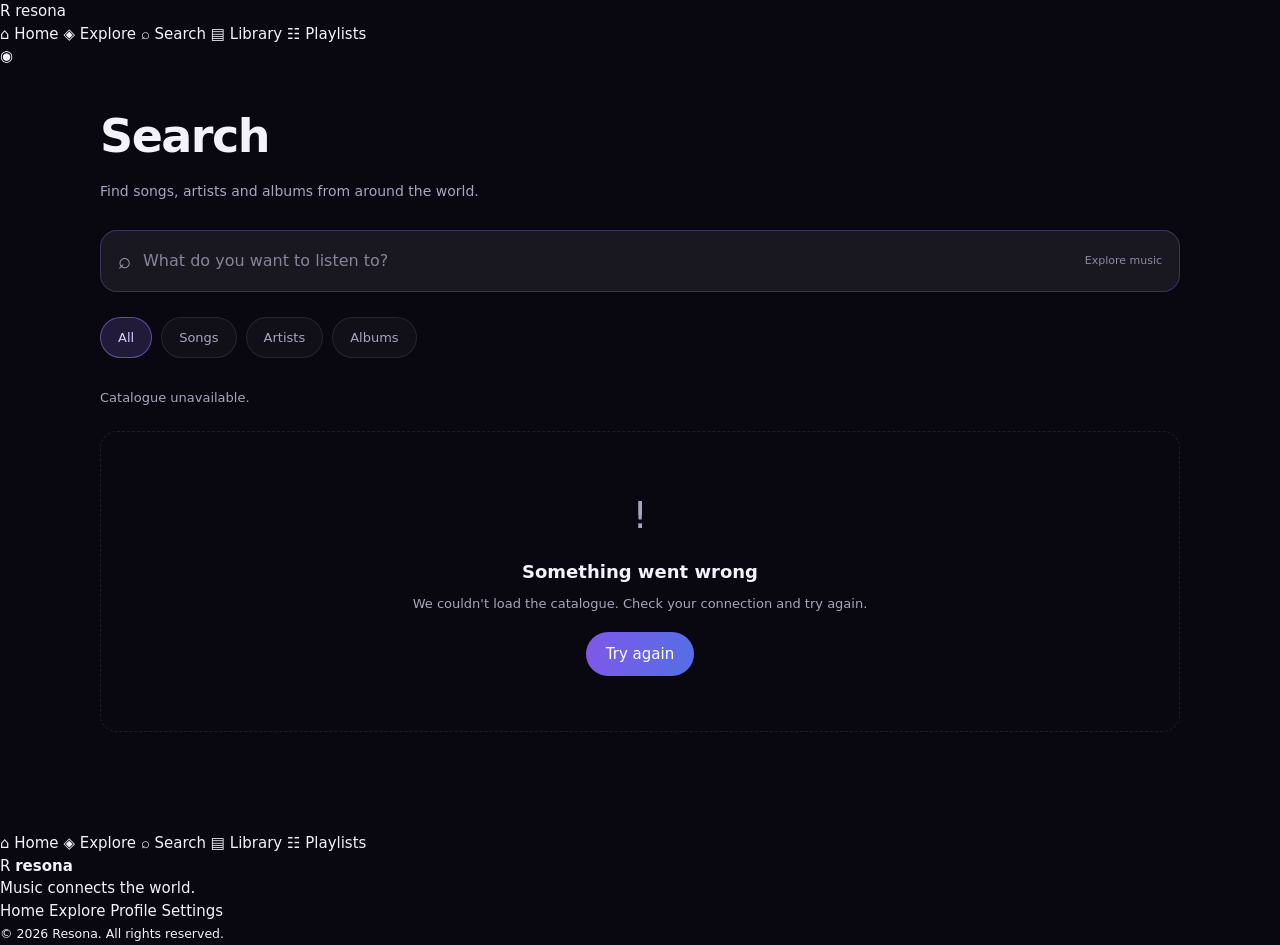
<file: search.html>
<!DOCTYPE html>
<html lang="en">
<head>
<meta charset="UTF-8">
<meta name="viewport" content="width=device-width, initial-scale=1, viewport-fit=cover">
<meta name="theme-color" content="#090811">

<title>Search | Resona</title>

<meta name="description" content="Discover songs, artists and albums from around the world on Resona.">

<link rel="stylesheet" href="./css/shared.css">

<style>
:root {
  --search-bg: #090811;
  --search-card: rgba(255,255,255,.045);
  --search-border: rgba(255,255,255,.09);
  --search-purple: #9b78ff;
  --search-teal: #42dbc5;
  --search-text: #f5f2ff;
  --search-muted: #aaa4bd;
}

body {
  background: var(--search-bg);
}

.search-page {
  width: min(1120px, 100%);
  margin: auto;
  padding: 34px 20px 100px;
}

.search-heading {
  margin-bottom: 28px;
}

.search-heading h1 {
  font-size: clamp(30px, 6vw, 46px);
  letter-spacing: -1.5px;
  margin: 0 0 9px;
}

.search-heading p {
  color: var(--search-muted);
  margin: 0;
  font-size: 14px;
  line-height: 1.6;
}

.search-box {
  display: flex;
  align-items: center;
  gap: 12px;
  background: rgba(255,255,255,.065);
  border: 1px solid rgba(155,120,255,.28);
  border-radius: 17px;
  padding: 0 17px;
  min-height: 62px;
  transition: border-color .2s, box-shadow .2s;
}

.search-box:focus-within {
  border-color: var(--search-purple);
  box-shadow: 0 0 0 4px rgba(155,120,255,.09);
}

.search-icon {
  font-size: 22px;
  color: var(--search-muted);
}

.search-box input {
  flex: 1;
  min-width: 0;
  border: 0;
  outline: 0;
  background: transparent;
  color: var(--search-text);
  font-size: 16px;
  padding: 17px 0;
}

.search-box input::placeholder {
  color: #898399;
}

.clear-search {
  border: 0;
  background: transparent;
  color: var(--search-muted);
  font-size: 23px;
  cursor: pointer;
  display: none;
  padding: 5px;
}

.clear-search.visible {
  display: block;
}

.search-shortcut {
  color: #8f899f;
  font-size: 11px;
  white-space: nowrap;
}

.search-suggestions {
  display: none;
  margin-top: 10px;
  padding: 12px;
  border: 1px solid var(--search-border);
  border-radius: 14px;
  background: #151220;
}

.search-suggestions.visible {
  display: block;
}

.suggestion-label {
  color: var(--search-muted);
  font-size: 11px;
  text-transform: uppercase;
  letter-spacing: 1px;
  padding: 4px 8px 9px;
}

.suggestion-item {
  display: flex;
  align-items: center;
  gap: 10px;
  width: 100%;
  padding: 11px 9px;
  background: transparent;
  border: 0;
  color: var(--search-text);
  text-align: left;
  border-radius: 9px;
  cursor: pointer;
  font-size: 14px;
}

.suggestion-item:hover {
  background: rgba(255,255,255,.07);
}

.suggestion-item span:last-child {
  color: var(--search-muted);
  font-size: 12px;
  margin-left: auto;
}

.search-filters {
  display: flex;
  gap: 9px;
  flex-wrap: wrap;
  margin: 25px 0 30px;
}

.filter-button {
  border: 1px solid var(--search-border);
  background: rgba(255,255,255,.035);
  color: var(--search-muted);
  border-radius: 30px;
  padding: 10px 17px;
  font-size: 13px;
  cursor: pointer;
  transition: .2s;
}

.filter-button.active {
  background: rgba(155,120,255,.17);
  color: #d9ccff;
  border-color: rgba(155,120,255,.55);
}

.filter-button:hover {
  border-color: var(--search-purple);
}

.search-status {
  color: var(--search-muted);
  font-size: 13px;
  margin: 0 0 23px;
  min-height: 18px;
}

.results-section {
  margin-bottom: 38px;
}

.results-section[hidden] {
  display: none;
}

.section-heading {
  display: flex;
  align-items: center;
  justify-content: space-between;
  gap: 12px;
  margin-bottom: 17px;
}

.section-heading h2 {
  font-size: 19px;
  margin: 0;
}

.result-count {
  color: var(--search-muted);
  font-size: 12px;
}

.result-grid {
  display: grid;
  grid-template-columns: repeat(auto-fill, minmax(155px, 1fr));
  gap: 17px;
}

.result-card {
  min-width: 0;
  background: var(--search-card);
  border: 1px solid var(--search-border);
  border-radius: 15px;
  padding: 12px;
  text-decoration: none;
  color: var(--search-text);
  transition: transform .2s, border-color .2s, background .2s;
  display: block;
}

.result-card:hover {
  transform: translateY(-3px);
  border-color: rgba(155,120,255,.45);
  background: rgba(255,255,255,.075);
}

.result-image {
  width: 100%;
  aspect-ratio: 1 / 1;
  object-fit: cover;
  display: block;
  border-radius: 11px;
  background: linear-gradient(135deg, #211638, #123b3c);
  margin-bottom: 12px;
}

.result-image.artist-image {
  border-radius: 50%;
}

.result-title {
  font-size: 14px;
  font-weight: 650;
  overflow: hidden;
  white-space: nowrap;
  text-overflow: ellipsis;
  margin-bottom: 6px;
}

.result-subtitle {
  font-size: 12px;
  color: var(--search-muted);
  overflow: hidden;
  white-space: nowrap;
  text-overflow: ellipsis;
}

.result-type {
  display: inline-block;
  margin-top: 9px;
  padding: 4px 8px;
  border-radius: 20px;
  background: rgba(66,219,197,.09);
  color: var(--search-teal);
  font-size: 10px;
}

.empty-state,
.loading-state,
.error-state,
.welcome-state {
  text-align: center;
  padding: 55px 20px;
  border: 1px dashed var(--search-border);
  border-radius: 17px;
  color: var(--search-muted);
}

.state-icon {
  font-size: 38px;
  margin-bottom: 14px;
}

.empty-state h3,
.error-state h3,
.welcome-state h3 {
  color: var(--search-text);
  margin: 0 0 8px;
  font-size: 18px;
}

.empty-state p,
.error-state p,
.welcome-state p {
  margin: 0;
  font-size: 13px;
  line-height: 1.7;
}

.retry-button {
  display: inline-block;
  margin-top: 17px;
  border: 0;
  border-radius: 30px;
  padding: 11px 20px;
  color: white;
  background: linear-gradient(100deg, #8058e9, #536fe5);
  cursor: pointer;
}

.skeleton-grid {
  display: grid;
  grid-template-columns: repeat(auto-fill, minmax(155px, 1fr));
  gap: 17px;
}

.skeleton-card {
  height: 220px;
  border-radius: 15px;
  background: linear-gradient(
    100deg,
    rgba(255,255,255,.035) 20%,
    rgba(255,255,255,.09) 40%,
    rgba(255,255,255,.035) 60%
  );
  background-size: 200% 100%;
  animation: shimmer 1.4s infinite;
}

@keyframes shimmer {
  to { background-position-x: -200%; }
}

@media(max-width:600px) {
  .search-page {
    padding: 25px 15px 90px;
  }

  .search-heading h1 {
    font-size: 32px;
  }

  .search-shortcut {
    display: none;
  }

  .result-grid,
  .skeleton-grid {
    grid-template-columns: repeat(2, minmax(0, 1fr));
    gap: 12px;
  }

  .result-card {
    padding: 9px;
  }

  .result-title {
    font-size: 13px;
  }
}
</style>
</head>

<body data-page="search">

<div data-resona-header></div>

<main class="search-page">

  <header class="search-heading">
    <h1>Search</h1>
    <p>Find songs, artists and albums from around the world.</p>
  </header>

  <div class="search-box">
    <span class="search-icon" aria-hidden="true">⌕</span>

    <input
      id="searchInput"
      type="search"
      placeholder="What do you want to listen to?"
      autocomplete="off"
      aria-label="Search Resona"
    >

    <span class="search-shortcut">Explore music</span>

    <button
      id="clearSearch"
      class="clear-search"
      type="button"
      aria-label="Clear search"
    >×</button>
  </div>

  <div
    id="searchSuggestions"
    class="search-suggestions"
    aria-label="Search suggestions"
  ></div>

  <nav class="search-filters" aria-label="Search categories">
    <button class="filter-button active" data-filter="all" type="button">
      All
    </button>

    <button class="filter-button" data-filter="tracks" type="button">
      Songs
    </button>

    <button class="filter-button" data-filter="artists" type="button">
      Artists
    </button>

    <button class="filter-button" data-filter="albums" type="button">
      Albums
    </button>
  </nav>

  <div id="searchStatus" class="search-status" aria-live="polite">
    Start typing to discover music.
  </div>

  <div id="searchResults">

    <div id="welcomeState" class="welcome-state">
      <div class="state-icon">♫</div>
      <h3>Discover something new</h3>
      <p>
        Search for your favourite songs, artists or albums.
        Music discovery starts here.
      </p>
    </div>

    <div id="loadingState" class="loading-state" hidden>
      Loading the music catalogue...
    </div>

    <div id="errorState" class="error-state" hidden>
      <div class="state-icon">!</div>
      <h3>Something went wrong</h3>
      <p id="errorMessage">
        We couldn't load the music catalogue.
      </p>
      <button id="retryButton" class="retry-button" type="button">
        Try again
      </button>
    </div>

    <div id="emptyState" class="empty-state" hidden>
      <div class="state-icon">⌕</div>
      <h3>No results found</h3>
      <p>Try another spelling or search for something different.</p>
    </div>

    <section id="tracksSection" class="results-section" hidden>
      <div class="section-heading">
        <h2>Songs</h2>
        <span id="tracksCount" class="result-count"></span>
      </div>
      <div id="tracksGrid" class="result-grid"></div>
    </section>

    <section id="artistsSection" class="results-section" hidden>
      <div class="section-heading">
        <h2>Artists</h2>
        <span id="artistsCount" class="result-count"></span>
      </div>
      <div id="artistsGrid" class="result-grid"></div>
    </section>

    <section id="albumsSection" class="results-section" hidden>
      <div class="section-heading">
        <h2>Albums</h2>
        <span id="albumsCount" class="result-count"></span>
      </div>
      <div id="albumsGrid" class="result-grid"></div>
    </section>

  </div>

</main>

<div data-resona-mobile-nav></div>
<div data-resona-footer></div>

<script src="./js/navigation.js"></script>

<script>
(() => {
  "use strict";

  const API_BASE =
    "https://resona-api.nearafrica-onyxtech.workers.dev";

  const CATALOGUE_LIMIT = 100;
  const MAX_DISPLAY_RESULTS = 60;
  const DEBOUNCE_DELAY = 180;

  const elements = {
    input: document.getElementById("searchInput"),
    clear: document.getElementById("clearSearch"),
    suggestions: document.getElementById("searchSuggestions"),
    status: document.getElementById("searchStatus"),

    welcome: document.getElementById("welcomeState"),
    loading: document.getElementById("loadingState"),
    error: document.getElementById("errorState"),
    errorMessage: document.getElementById("errorMessage"),
    empty: document.getElementById("emptyState"),

    tracksSection: document.getElementById("tracksSection"),
    artistsSection: document.getElementById("artistsSection"),
    albumsSection: document.getElementById("albumsSection"),

    tracksGrid: document.getElementById("tracksGrid"),
    artistsGrid: document.getElementById("artistsGrid"),
    albumsGrid: document.getElementById("albumsGrid"),

    tracksCount: document.getElementById("tracksCount"),
    artistsCount: document.getElementById("artistsCount"),
    albumsCount: document.getElementById("albumsCount"),

    retry: document.getElementById("retryButton")
  };

  const state = {
    tracks: [],
    artists: [],
    albums: [],
    loaded: false,
    loading: false,
    error: null,
    filter: "all",
    query: "",
    timer: null
  };

  function getText(value) {
    if (value === null || value === undefined) return "";
    return String(value).trim();
  }

  function firstValue(object, names) {
    for (const name of names) {
      const value = object && object[name];

      if (value !== null && value !== undefined && value !== "") {
        return value;
      }
    }

    return "";
  }

  function getTrackTitle(track) {
    return getText(firstValue(track, [
      "title",
      "name",
      "track_title"
    ]));
  }

  function getTrackArtist(track) {
    return getText(firstValue(track, [
      "artist_name",
      "artist",
      "display_name"
    ]));
  }

  function getArtistName(artist) {
    return getText(firstValue(artist, [
      "artist_name",
      "display_name",
      "name",
      "username"
    ]));
  }

  function getAlbumTitle(album) {
    return getText(firstValue(album, [
      "title",
      "album_title",
      "name"
    ]));
  }

  function getImage(item, names) {
    const value = getText(firstValue(item, names));

    if (!value) return "";

    try {
      const url = new URL(value, window.location.origin);

      if (url.protocol !== "https:" && url.origin !== window.location.origin) {
        return "";
      }

      if (url.protocol !== "https:" && url.protocol !== "http:") {
        return "";
      }

      return url.href;
    } catch {
      return "";
    }
  }

  function createImage(url, alt, className = "") {
    const image = document.createElement("img");

    image.className = "result-image " + className;
    image.alt = alt;
    image.loading = "lazy";
    image.decoding = "async";

    if (url) {
      image.src = url;

      image.addEventListener("error", () => {
        image.removeAttribute("src");
      }, { once: true });
    }

    return image;
  }

  function createCard({
    title,
    subtitle,
    image,
    type,
    href,
    roundImage = false
  }) {
    const link = document.createElement("a");

    link.className = "result-card";
    link.href = href;

    const artwork = createImage(
      image,
      title,
      roundImage ? "artist-image" : ""
    );

    const titleElement = document.createElement("div");
    titleElement.className = "result-title";
    titleElement.textContent = title || "Untitled";

    const subtitleElement = document.createElement("div");
    subtitleElement.className = "result-subtitle";
    subtitleElement.textContent = subtitle || "";

    const typeElement = document.createElement("span");
    typeElement.className = "result-type";
    typeElement.textContent = type;

    link.append(
      artwork,
      titleElement,
      subtitleElement,
      typeElement
    );

    return link;
  }

  async function fetchCatalogue(endpoint) {
    const url = new URL(API_BASE + endpoint);

    url.searchParams.set("limit", String(CATALOGUE_LIMIT));
    url.searchParams.set("offset", "0");

    const response = await fetch(url.toString(), {
      method: "GET",
      headers: {
        "Accept": "application/json"
      }
    });

    if (!response.ok) {
      throw new Error(
        "Catalogue request failed: " + endpoint +
        " (HTTP " + response.status + ")"
      );
    }

    const result = await response.json();

    if (!result || result.success !== true) {
      throw new Error(
        "The catalogue returned an unsuccessful response: " + endpoint
      );
    }

    if (!Array.isArray(result.data)) {
      throw new Error(
        "Unexpected catalogue response format: " + endpoint
      );
    }

    return result.data;
  }

  async function loadCatalogue(force = false) {
    if (state.loading) return;

    if (state.loaded && !force) return;

    state.loading = true;
    state.error = null;

    showLoading();

    try {
      const [tracks, artists, albums] = await Promise.all([
        fetchCatalogue("/tracks"),
        fetchCatalogue("/artists"),
        fetchCatalogue("/albums")
      ]);

      state.tracks = tracks;
      state.artists = artists;
      state.albums = albums;

      state.loaded = true;
      state.loading = false;

      elements.error.hidden = true;

      if (state.query) {
        performSearch(state.query);
      } else {
        showWelcome();
      }

    } catch (error) {
      console.error("[Resona Search]", error);

      state.loading = false;
      state.loaded = false;
      state.error = error;

      elements.loading.hidden = true;
      elements.welcome.hidden = true;
      elements.empty.hidden = true;

      hideSections();

      elements.error.hidden = false;
      elements.errorMessage.textContent =
        "We couldn't load the catalogue. Check your connection and try again.";

      elements.status.textContent = "Catalogue unavailable.";
    }
  }

  function showLoading() {
    elements.welcome.hidden = true;
    elements.error.hidden = true;
    elements.empty.hidden = true;

    hideSections();

    elements.loading.hidden = false;
    elements.status.textContent = "Loading music...";
  }

  function showWelcome() {
    elements.loading.hidden = true;
    elements.error.hidden = true;
    elements.empty.hidden = true;

    hideSections();

    elements.welcome.hidden = false;
    elements.status.textContent = "Start typing to discover music.";
  }

  function hideSections() {
    elements.tracksSection.hidden = true;
    elements.artistsSection.hidden = true;
    elements.albumsSection.hidden = true;
  }

  function normalize(value) {
    return getText(value).toLowerCase();
  }

  function matchesSearch(values, query) {
    const searchable = values
      .map(normalize)
      .filter(Boolean)
      .join(" ");

    return searchable.includes(query);
  }

  function searchTracks(query) {
    return state.tracks.filter(track => {
      return matchesSearch([
        getTrackTitle(track),
        getTrackArtist(track),
        firstValue(track, ["album_title", "album_name"]),
        firstValue(track, ["genre", "genre_name"]),
        firstValue(track, ["country_code", "country_name"])
      ], query);
    });
  }

  function searchArtists(query) {
    return state.artists.filter(artist => {
      return matchesSearch([
        getArtistName(artist),
        firstValue(artist, ["username"]),
        firstValue(artist, ["country_code", "country_name"]),
        firstValue(artist, ["bio", "description"])
      ], query);
    });
  }

  function searchAlbums(query) {
    return state.albums.filter(album => {
      return matchesSearch([
        getAlbumTitle(album),
        firstValue(album, ["artist_name", "artist"]),
        firstValue(album, ["genre", "genre_name"]),
        firstValue(album, ["country_code", "country_name"])
      ], query);
    });
  }

  function renderTracks(items) {
    elements.tracksGrid.replaceChildren();

    const visible = items.slice(0, MAX_DISPLAY_RESULTS);

    visible.forEach(track => {
      const id = getText(firstValue(track, [
        "id",
        "track_id"
      ]));

      if (!id) return;

      const title = getTrackTitle(track) || "Untitled song";
      const artist = getTrackArtist(track) || "Unknown artist";

      const artwork = getImage(track, [
        "artwork_url",
        "album_artwork_url",
        "cover_url",
        "image_url"
      ]);

      const card = createCard({
        title,
        subtitle: artist,
        image: artwork,
        type: "Song",
        href: "./player.html?id=" + encodeURIComponent(id)
      });

      elements.tracksGrid.appendChild(card);
    });

    elements.tracksCount.textContent =
      items.length + (items.length === 1 ? " result" : " results");

    elements.tracksSection.hidden = visible.length === 0;
  }

  function renderArtists(items) {
    elements.artistsGrid.replaceChildren();

    const visible = items.slice(0, MAX_DISPLAY_RESULTS);

    visible.forEach(artist => {
      const id = getText(firstValue(artist, [
        "id",
        "artist_id"
      ]));

      if (!id) return;

      const name = getArtistName(artist) || "Unknown artist";

      const image = getImage(artist, [
        "profile_image_url",
        "avatar_url",
        "image_url",
        "artwork_url"
      ]);

      const card = createCard({
        title: name,
        subtitle: firstValue(artist, [
          "country_name",
          "country_code"
        ]) || "Artist",
        image,
        type: "Artist",
        href: "./artist.html?id=" + encodeURIComponent(id),
        roundImage: true
      });

      elements.artistsGrid.appendChild(card);
    });

    elements.artistsCount.textContent =
      items.length + (items.length === 1 ? " result" : " results");

    elements.artistsSection.hidden = visible.length === 0;
  }

  function renderAlbums(items) {
    elements.albumsGrid.replaceChildren();

    const visible = items.slice(0, MAX_DISPLAY_RESULTS);

    visible.forEach(album => {
      const id = getText(firstValue(album, [
        "id",
        "album_id"
      ]));

      if (!id) return;

      const title = getAlbumTitle(album) || "Untitled album";

      const artist = getText(firstValue(album, [
        "artist_name",
        "artist"
      ])) || "Unknown artist";

      const image = getImage(album, [
        "artwork_url",
        "cover_url",
        "image_url"
      ]);

      const card = createCard({
        title,
        subtitle: artist,
        image,
        type: "Album",
        href: "./album.html?id=" + encodeURIComponent(id)
      });

      elements.albumsGrid.appendChild(card);
    });

    elements.albumsCount.textContent =
      items.length + (items.length === 1 ? " result" : " results");

    elements.albumsSection.hidden = visible.length === 0;
  }

  function performSearch(rawQuery) {
    const query = normalize(rawQuery);

    state.query = rawQuery;

    elements.loading.hidden = true;
    elements.error.hidden = true;
    elements.welcome.hidden = true;

    if (!query) {
      elements.empty.hidden = true;
      elements.suggestions.classList.remove("visible");
      showWelcome();
      return;
    }

    if (!state.loaded) {
      loadCatalogue();
      return;
    }

    const tracks = searchTracks(query);
    const artists = searchArtists(query);
    const albums = searchAlbums(query);

    const showTracks =
      state.filter === "all" || state.filter === "tracks";

    const showArtists =
      state.filter === "all" || state.filter === "artists";

    const showAlbums =
      state.filter === "all" || state.filter === "albums";

    const filteredTracks = showTracks ? tracks : [];
    const filteredArtists = showArtists ? artists : [];
    const filteredAlbums = showAlbums ? albums : [];

    renderTracks(filteredTracks);
    renderArtists(filteredArtists);
    renderAlbums(filteredAlbums);

    const total =
      filteredTracks.length +
      filteredArtists.length +
      filteredAlbums.length;

    elements.empty.hidden = total > 0;

    elements.status.textContent =
      total + (total === 1 ? " result found" : " results found") +
      ' for "' + rawQuery.trim() + '"';

    if (total === 0) {
      hideSections();
    }
  }

  function updateSuggestions(query) {
    elements.suggestions.replaceChildren();

    if (!query || query.length < 2 || !state.loaded) {
      elements.suggestions.classList.remove("visible");
      return;
    }

    const suggestions = [];

    for (const track of searchTracks(query).slice(0, 3)) {
      suggestions.push({
        title: getTrackTitle(track),
        type: "Song"
      });
    }

    for (const artist of searchArtists(query).slice(0, 2)) {
      suggestions.push({
        title: getArtistName(artist),
        type: "Artist"
      });
    }

    for (const album of searchAlbums(query).slice(0, 2)) {
      suggestions.push({
        title: getAlbumTitle(album),
        type: "Album"
      });
    }

    if (!suggestions.length) {
      elements.suggestions.classList.remove("visible");
      return;
    }

    const label = document.createElement("div");
    label.className = "suggestion-label";
    label.textContent = "Suggestions";

    elements.suggestions.appendChild(label);

    suggestions.slice(0, 6).forEach(item => {
      if (!item.title) return;

      const button = document.createElement("button");

      button.type = "button";
      button.className = "suggestion-item";

      const icon = document.createElement("span");
      icon.textContent =
        item.type === "Song" ? "♫" :
        item.type === "Artist" ? "♙" : "▣";

      const title = document.createElement("span");
      title.textContent = item.title;

      const type = document.createElement("span");
      type.textContent = item.type;

      button.append(icon, title, type);

      button.addEventListener("click", () => {
        elements.input.value = item.title;
        elements.suggestions.classList.remove("visible");
        elements.clear.classList.add("visible");
        performSearch(item.title);
      });

      elements.suggestions.appendChild(button);
    });

    elements.suggestions.classList.add("visible");
  }

  elements.input.addEventListener("input", () => {
    const value = elements.input.value.trim();

    elements.clear.classList.toggle("visible", Boolean(value));

    clearTimeout(state.timer);

    if (!value) {
      state.query = "";
      elements.suggestions.classList.remove("visible");
      showWelcome();
      return;
    }

    state.timer = setTimeout(() => {
      if (state.loaded) {
        performSearch(value);
        updateSuggestions(normalize(value));
      } else {
        loadCatalogue();
      }
    }, DEBOUNCE_DELAY);
  });

  elements.input.addEventListener("keydown", event => {
    if (event.key === "Enter") {
      clearTimeout(state.timer);

      const value = elements.input.value.trim();

      elements.suggestions.classList.remove("visible");

      if (value) {
        if (state.loaded) {
          performSearch(value);
        } else {
          state.query = value;
          loadCatalogue();
        }
      }
    }

    if (event.key === "Escape") {
      elements.suggestions.classList.remove("visible");
    }
  });

  elements.clear.addEventListener("click", () => {
    elements.input.value = "";
    elements.clear.classList.remove("visible");
    elements.suggestions.classList.remove("visible");

    state.query = "";

    showWelcome();
    elements.input.focus();
  });

  document.querySelectorAll(".filter-button").forEach(button => {
    button.addEventListener("click", () => {
      document.querySelectorAll(".filter-button").forEach(item => {
        item.classList.remove("active");
      });

      button.classList.add("active");

      state.filter = button.dataset.filter;

      if (state.query && state.loaded) {
        performSearch(state.query);
      }
    });
  });

  elements.retry.addEventListener("click", () => {
    loadCatalogue(true);
  });

  // Load the catalogue when the page opens.
  loadCatalogue();

})();
</script>

</body>
  </html>
</file>
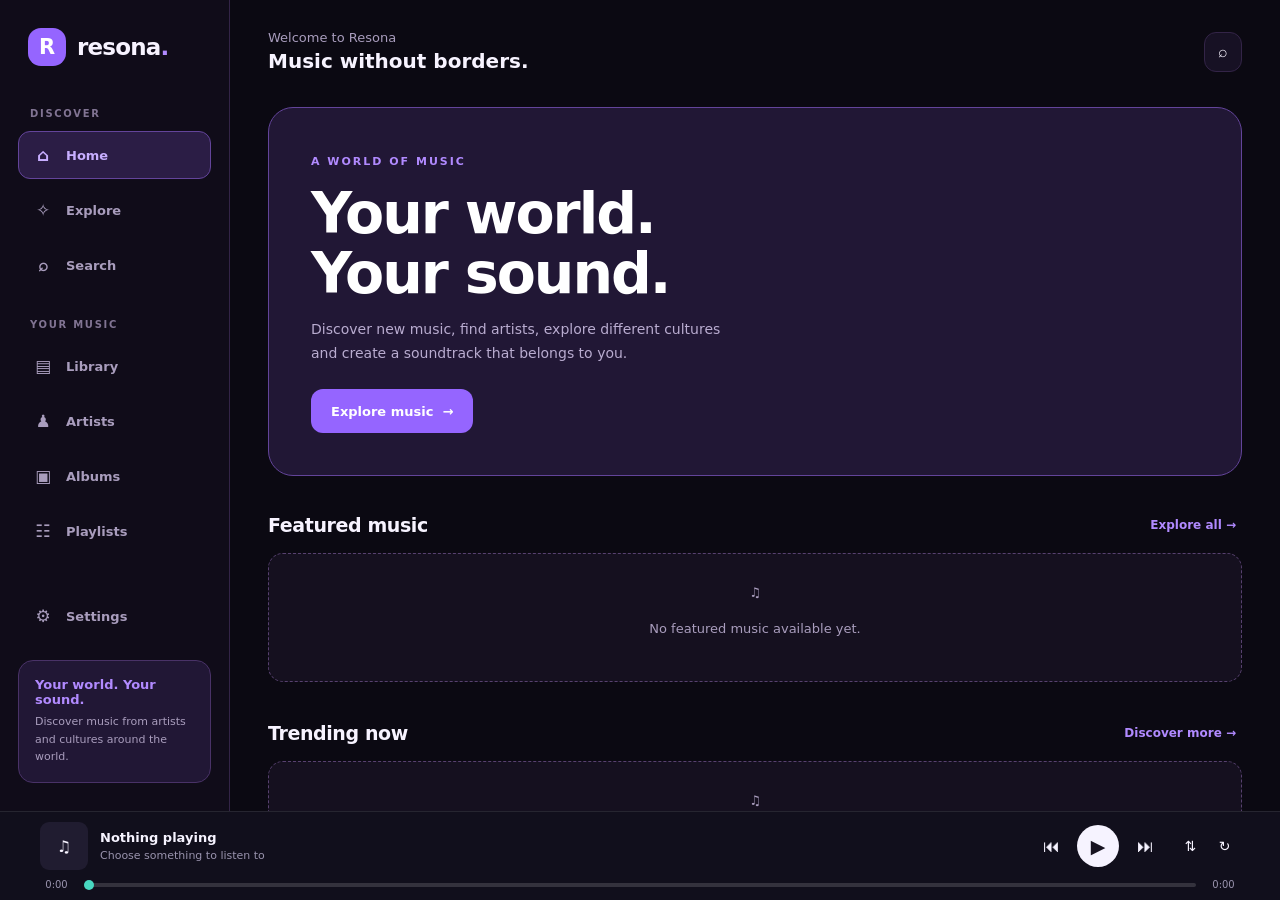
<file: shell.html>
<!DOCTYPE html>
<html lang="en">
<head>
<meta charset="UTF-8">
<meta name="viewport" content="width=device-width, initial-scale=1, viewport-fit=cover">
<meta name="theme-color" content="#090811">
<title>Resona</title>

<style>
:root {
  --bg: #090811;
  --panel: #151321;
  --panel-light: #201c30;
  --border: rgba(255,255,255,.09);
  --text: #f6f3ff;
  --muted: #9993ad;
  --purple: #9b70ff;
  --teal: #48d8c1;
  --danger: #ff6b7a;
}

* {
  box-sizing: border-box;
}

html,
body {
  width: 100%;
  height: 100%;
  margin: 0;
  overflow: hidden;
  background: var(--bg);
  color: var(--text);
  font-family: Inter, system-ui, -apple-system, BlinkMacSystemFont,
    "Segoe UI", sans-serif;
}

button {
  font: inherit;
}

#resona-shell {
  width: 100%;
  height: 100%;
  display: flex;
  flex-direction: column;
  position: relative;
  background:
    radial-gradient(circle at 15% 0%, rgba(155,112,255,.10), transparent 35%),
    var(--bg);
}

#pageFrame {
  width: 100%;
  flex: 1;
  min-height: 0;
  border: 0;
  background: var(--bg);
}

/* Persistent player */

#shell-player {
  position: relative;
  z-index: 20;
  flex-shrink: 0;
  width: 100%;
  padding: 10px 16px calc(10px + env(safe-area-inset-bottom));
  background: rgba(18,16,29,.97);
  border-top: 1px solid var(--border);
  backdrop-filter: blur(20px);
}

.player-main {
  display: flex;
  align-items: center;
  gap: 12px;
  max-width: 1200px;
  margin: 0 auto;
}

.artwork {
  width: 48px;
  height: 48px;
  flex-shrink: 0;
  border-radius: 9px;
  overflow: hidden;
  background: var(--panel-light);
  display: grid;
  place-items: center;
}

.artwork img {
  width: 100%;
  height: 100%;
  object-fit: cover;
}

.track-information {
  min-width: 0;
  flex: 1;
}

.track-title {
  font-size: 13px;
  font-weight: 700;
  overflow: hidden;
  white-space: nowrap;
  text-overflow: ellipsis;
}

.track-artist {
  margin-top: 4px;
  font-size: 11px;
  color: var(--muted);
  overflow: hidden;
  white-space: nowrap;
  text-overflow: ellipsis;
}

.player-controls {
  display: flex;
  align-items: center;
  gap: 8px;
}

.control-button {
  width: 36px;
  height: 36px;
  display: grid;
  place-items: center;
  border: 0;
  border-radius: 50%;
  background: transparent;
  color: var(--text);
  cursor: pointer;
  font-size: 17px;
}

.control-button:hover {
  background: rgba(255,255,255,.09);
}

.control-button.active {
  color: var(--teal);
}

#shellPlayButton {
  width: 42px;
  height: 42px;
  background: var(--text);
  color: #171321;
  font-size: 19px;
}

#shellPlayButton:hover {
  background: var(--teal);
}

.progress-row {
  max-width: 1200px;
  margin: 9px auto 0;
  display: flex;
  align-items: center;
  gap: 9px;
}

.time-label {
  min-width: 33px;
  font-size: 10px;
  color: var(--muted);
  text-align: center;
  font-variant-numeric: tabular-nums;
}

#miniProgress {
  width: 100%;
  height: 4px;
  appearance: none;
  border: 0;
  border-radius: 20px;
  outline: none;
  background: rgba(255,255,255,.15);
  cursor: pointer;
}

#miniProgress::-webkit-slider-thumb {
  appearance: none;
  width: 10px;
  height: 10px;
  border-radius: 50%;
  background: var(--teal);
}

#miniProgress::-moz-range-thumb {
  width: 10px;
  height: 10px;
  border: 0;
  border-radius: 50%;
  background: var(--teal);
}

.extra-controls {
  display: flex;
  align-items: center;
  gap: 3px;
}

.extra-controls .control-button {
  width: 31px;
  height: 31px;
  font-size: 14px;
}

#shellMessage {
  position: fixed;
  z-index: 100;
  left: 50%;
  bottom: 105px;
  transform: translateX(-50%) translateY(10px);
  max-width: calc(100% - 32px);
  padding: 11px 16px;
  border: 1px solid var(--border);
  border-radius: 12px;
  background: #211d30;
  color: var(--text);
  font-size: 12px;
  opacity: 0;
  pointer-events: none;
  transition: .2s ease;
  text-align: center;
}

#shellMessage.visible {
  opacity: 1;
  transform: translateX(-50%) translateY(0);
}

#shellLoading {
  position: absolute;
  inset: 0;
  z-index: 10;
  display: grid;
  place-items: center;
  background: var(--bg);
  transition: opacity .3s ease;
  pointer-events: none;
}

#shellLoading.hidden {
  opacity: 0;
  visibility: hidden;
}

.loading-content {
  text-align: center;
}

.loading-logo {
  font-size: 32px;
  font-weight: 800;
  letter-spacing: -2px;
  background: linear-gradient(120deg, var(--purple), var(--teal));
  color: transparent;
  background-clip: text;
  -webkit-background-clip: text;
}

.loading-text {
  margin-top: 10px;
  font-size: 12px;
  color: var(--muted);
}

.loading-spinner {
  width: 22px;
  height: 22px;
  margin: 20px auto 0;
  border: 2px solid rgba(255,255,255,.12);
  border-top-color: var(--teal);
  border-radius: 50%;
  animation: spin .8s linear infinite;
}

@keyframes spin {
  to { transform: rotate(360deg); }
}

@media (max-width: 520px) {
  #shell-player {
    padding-left: 11px;
    padding-right: 11px;
  }

  .player-main {
    gap: 9px;
  }

  .artwork {
    width: 43px;
    height: 43px;
  }

  .player-controls {
    gap: 2px;
  }

  .control-button {
    width: 32px;
    height: 32px;
  }

  #shellPlayButton {
    width: 39px;
    height: 39px;
  }

  .extra-controls {
    display: none;
  }
}
</style>
</head>

<body>

<div id="resona-shell">

  <iframe
    id="pageFrame"
    src="./index.html"
    title="Resona Music"
    allow="autoplay; encrypted-media; fullscreen; picture-in-picture"
    referrerpolicy="same-origin">
  </iframe>

  <div id="shellLoading">
    <div class="loading-content">
      <div class="loading-logo">resona.</div>
      <div class="loading-text">Preparing your music experience</div>
      <div class="loading-spinner"></div>
    </div>
  </div>

  <section id="shell-player" aria-label="Persistent music player">

    <div class="player-main">

      <div class="artwork" id="miniArtwork">
        <span>♫</span>
      </div>

      <div class="track-information">
        <div class="track-title" id="miniTrackTitle">
          Nothing playing
        </div>
        <div class="track-artist" id="miniArtist">
          Choose something to listen to
        </div>
      </div>

      <div class="player-controls">

        <button
          class="control-button"
          id="shellPreviousButton"
          type="button"
          aria-label="Previous track">
          &#9198;
        </button>

        <button
          class="control-button"
          id="shellPlayButton"
          type="button"
          aria-label="Play">
          &#9654;
        </button>

        <button
          class="control-button"
          id="shellNextButton"
          type="button"
          aria-label="Next track">
          &#9197;
        </button>

      </div>

      <div class="extra-controls">

        <button
          class="control-button"
          id="shellShuffleButton"
          type="button"
          aria-label="Shuffle">
          &#8645;
        </button>

        <button
          class="control-button"
          id="shellRepeatButton"
          type="button"
          aria-label="Repeat">
          &#8635;
        </button>

      </div>

    </div>

    <div class="progress-row">
      <span class="time-label" id="shellCurrentTime">0:00</span>

      <input
        type="range"
        id="miniProgress"
        min="0"
        max="100"
        value="0"
        step="0.1"
        aria-label="Playback progress">

      <span class="time-label" id="shellDuration">0:00</span>
    </div>

  </section>

  <div id="shellMessage" role="status" aria-live="polite"></div>

</div>

<audio id="resonaAudio" preload="metadata"></audio>

<script>
(() => {
  "use strict";

  /*
   * Resona persistent player shell.
   *
   * Engine version: 2.1.0
   * Bridge protocol: 1.0.0
   */

  const ENGINE_VERSION = "2.1.0";
  const PROTOCOL_VERSION = "1.0.0";

  const SHELL_SOURCE = "resona-shell";
  const PAGE_SOURCE = "resona-page";

  const frame = document.getElementById("pageFrame");
  const audio = document.getElementById("resonaAudio");

  const elements = {
    artwork: document.getElementById("miniArtwork"),
    title: document.getElementById("miniTrackTitle"),
    artist: document.getElementById("miniArtist"),
    play: document.getElementById("shellPlayButton"),
    previous: document.getElementById("shellPreviousButton"),
    next: document.getElementById("shellNextButton"),
    shuffle: document.getElementById("shellShuffleButton"),
    repeat: document.getElementById("shellRepeatButton"),
    progress: document.getElementById("miniProgress"),
    currentTime: document.getElementById("shellCurrentTime"),
    duration: document.getElementById("shellDuration"),
    message: document.getElementById("shellMessage"),
    loading: document.getElementById("shellLoading")
  };

  const state = {
    ready: false,
    playing: false,
    currentTrack: null,
    queue: [],
    currentIndex: -1,
    shuffle: false,
    repeat: "off",
    currentTime: 0,
    duration: 0,
    volume: 1,
    muted: false
  };

  let messageTimer = null;
  let lastProgressUpdate = 0;

  function createId() {
    return "resona_" +
      Date.now().toString(36) +
      Math.random().toString(36).slice(2, 9);
  }

  function safeString(value) {
    return String(value ?? "").trim();
  }

  function getTrackId(track) {
    if (!track || typeof track !== "object") return "";

    return safeString(
      track.id ||
      track.track_id ||
      track.trackId ||
      track.uuid
    );
  }

  function getAudioUrl(track) {
    if (!track || typeof track !== "object") return "";

    return safeString(
      track.audio_url ||
      track.stream_url ||
      track.file_url ||
      track.audioUrl
    );
  }

  function getArtwork(track) {
    if (!track || typeof track !== "object") return "";

    return safeString(
      track.artwork_url ||
      track.album_artwork_url ||
      track.cover_url ||
      track.cover_art_url ||
      track.image_url ||
      track.image
    );
  }

  function formatTime(seconds) {
    const value = Number(seconds);

    if (!Number.isFinite(value) || value < 0) {
      return "0:00";
    }

    const minutes = Math.floor(value / 60);
    const remaining = Math.floor(value % 60);

    return minutes + ":" + String(remaining).padStart(2, "0");
  }

  function showMessage(message) {
    elements.message.textContent = safeString(message);
    elements.message.classList.add("visible");

    clearTimeout(messageTimer);

    messageTimer = setTimeout(() => {
      elements.message.classList.remove("visible");
    }, 3000);
  }

  function validAudioUrl(url) {
    if (!url) return false;

    try {
      const parsed = new URL(url, location.href);

      return (
        parsed.protocol === "https:" ||
        (
          parsed.protocol === "http:" &&
          parsed.origin === location.origin
        )
      );
    } catch {
      return false;
    }
  }

  function updateDisplay() {
    const track = state.currentTrack;

    if (!track) {
      elements.title.textContent = "Nothing playing";
      elements.artist.textContent = "Choose something to listen to";
      elements.artwork.innerHTML = "<span>♫</span>";
    } else {
      elements.title.textContent =
        safeString(track.title || track.name) || "Untitled track";

      elements.artist.textContent =
        safeString(
          track.artist_name ||
          track.artist ||
          track.artistName
        ) || "Unknown artist";

      const artwork = getArtwork(track);

      if (artwork) {
        elements.artwork.innerHTML = "";

        const image = document.createElement("img");
        image.src = artwork;
        image.alt = "Album artwork";

        image.onerror = () => {
          elements.artwork.innerHTML = "<span>♫</span>";
        };

        elements.artwork.appendChild(image);
      } else {
        elements.artwork.innerHTML = "<span>♫</span>";
      }
    }

    elements.play.innerHTML = state.playing
      ? "&#10074;&#10074;"
      : "&#9654;";

    elements.play.setAttribute(
      "aria-label",
      state.playing ? "Pause" : "Play"
    );

    elements.shuffle.classList.toggle("active", state.shuffle);

    elements.repeat.classList.toggle(
      "active",
      state.repeat !== "off"
    );

    elements.repeat.textContent =
      state.repeat === "one" ? "↻¹" : "↻";
  }

  function updateProgress() {
    const duration = Number(audio.duration) || 0;
    const currentTime = Number(audio.currentTime) || 0;

    state.currentTime = currentTime;
    state.duration = duration;

    elements.progress.max = duration || 100;
    elements.progress.value = Math.min(currentTime, duration || 100);

    elements.currentTime.textContent = formatTime(currentTime);
    elements.duration.textContent = formatTime(duration);
  }

  function getState() {
    return {
      ready: state.ready,

      // The bridge expects "playing".
      playing: state.playing,

      // Keep the old alias for compatibility.
      isPlaying: state.playing,

      currentTrack: state.currentTrack,
      queue: state.queue.slice(),
      currentIndex: state.currentIndex,
      shuffle: state.shuffle,
      repeat: state.repeat,
      currentTime: Number(audio.currentTime) || 0,
      duration: Number(audio.duration) || 0,
      volume: audio.volume,
      muted: audio.muted
    };
  }

  function sendToPage(action, payload = {}, requestId = null) {
    if (!frame.contentWindow) return;

    frame.contentWindow.postMessage({
      source: SHELL_SOURCE,
      version: PROTOCOL_VERSION,
      action,
      requestId,
      payload
    }, location.origin);
  }

  function broadcast(action, payload = {}) {
    sendToPage(action, payload);
  }

  function respond(event, message, payload = {}) {
    event.source.postMessage({
      source: SHELL_SOURCE,
      version: PROTOCOL_VERSION,
      action: message.action + "_RESULT",
      requestId: message.requestId,
      payload
    }, event.origin);
  }

  function broadcastState() {
    broadcast("PLAYER_STATE", getState());
  }

  function updateMediaSession() {
    if (!("mediaSession" in navigator)) return;

    const track = state.currentTrack;

    if (!track) return;

    try {
      const artwork = getArtwork(track);

      navigator.mediaSession.metadata =
        new MediaMetadata({
          title: safeString(track.title || track.name) || "Untitled",
          artist: safeString(
            track.artist_name ||
            track.artist ||
            track.artistName
          ) || "Unknown artist",
          album: safeString(track.album_title || track.album) || "Resona",
          artwork: artwork
            ? [{ src: artwork }]
            : []
        });

      navigator.mediaSession.setActionHandler("play", resume);
      navigator.mediaSession.setActionHandler("pause", pause);
      navigator.mediaSession.setActionHandler("nexttrack", nextTrack);
      navigator.mediaSession.setActionHandler("previoustrack", previousTrack);

      navigator.mediaSession.setActionHandler("seekto", details => {
        if (Number.isFinite(details.seekTime)) {
          seek(details.seekTime);
        }
      });
    } catch (error) {
      console.warn("Media Session update failed:", error);
    }
  }

  async function playTrack(track, index = -1) {
    if (!track || typeof track !== "object") {
      showMessage("This track is not available.");
      return { success: false, error: "Invalid track." };
    }

    const id = getTrackId(track);
    const url = getAudioUrl(track);

    if (!id) {
      showMessage("This track has no valid ID.");
      return { success: false, error: "Missing track ID." };
    }

    if (!validAudioUrl(url)) {
      showMessage("This track has no valid streaming audio URL.");
      return { success: false, error: "Invalid audio URL." };
    }

    state.currentTrack = track;

    if (index >= 0 && index < state.queue.length) {
      state.currentIndex = index;
    } else {
      const foundIndex = state.queue.findIndex(
        item => getTrackId(item) === id
      );

      state.currentIndex = foundIndex;
    }

    audio.pause();
    audio.src = url;
    audio.load();

    updateDisplay();
    updateMediaSession();

    broadcast("TRACK_CHANGED", track);

    try {
      await audio.play();

      state.playing = true;
      updateDisplay();
      broadcast("PLAYBACK_PLAY", getState());
      broadcastState();

      return { success: true };
    } catch (error) {
      state.playing = false;
      updateDisplay();

      const message =
        error && error.name === "NotAllowedError"
          ? "Your browser blocked playback. Tap Play to continue."
          : "Unable to play this track.";

      showMessage(message);

      broadcast("PLAYER_ERROR", {
        message: error?.message || message
      });

      broadcastState();

      return {
        success: false,
        error: error?.message || message
      };
    }
  }

  async function playTrackWithQueue(track, queue) {
    const tracks = Array.isArray(queue) ? queue : [];

    state.queue = tracks.filter(item => getTrackId(item));

    let index = state.queue.findIndex(
      item => getTrackId(item) === getTrackId(track)
    );

    if (index < 0) {
      state.queue.unshift(track);
      index = 0;
    }

    return playTrack(state.queue[index], index);
  }

  async function setQueue(tracks, startTrackId = null) {
    state.queue = Array.isArray(tracks)
      ? tracks.filter(item => getTrackId(item))
      : [];

    let index = 0;

    if (startTrackId) {
      const found = state.queue.findIndex(
        item => getTrackId(item) === String(startTrackId)
      );

      if (found >= 0) index = found;
    }

    if (!state.queue.length) {
      state.currentIndex = -1;
      broadcastState();

      return { success: true };
    }

    return playTrack(state.queue[index], index);
  }

  function addToQueue(track) {
    if (!track || !getTrackId(track)) {
      return { success: false, error: "Invalid track." };
    }

    const exists = state.queue.some(
      item => getTrackId(item) === getTrackId(track)
    );

    if (!exists) {
      state.queue.push(track);
    }

    broadcastState();

    return { success: true };
  }

  function pause() {
    audio.pause();
  }

  async function resume() {
    if (!audio.src) {
      showMessage("Choose a track first.");
      return { success: false };
    }

    try {
      await audio.play();
      return { success: true };
    } catch (error) {
      showMessage("Unable to resume playback.");

      return {
        success: false,
        error: error?.message || "Playback failed."
      };
    }
  }

  async function togglePlayback() {
    if (audio.paused) {
      return resume();
    }

    pause();

    return { success: true };
  }

  function nextTrack() {
    if (!state.queue.length) {
      showMessage("Your queue is empty.");
      return { success: false };
    }

    let nextIndex;

    if (state.shuffle && state.queue.length > 1) {
      do {
        nextIndex = Math.floor(Math.random() * state.queue.length);
      } while (nextIndex === state.currentIndex);
    } else {
      nextIndex = state.currentIndex + 1;
    }

    if (nextIndex >= state.queue.length) {
      if (state.repeat === "all") {
        nextIndex = 0;
      } else {
        state.playing = false;
        updateDisplay();
        broadcastState();

        return { success: false, error: "End of queue." };
      }
    }

    return playTrack(state.queue[nextIndex], nextIndex);
  }

  function previousTrack() {
    if (!state.queue.length) {
      return { success: false };
    }

    if (audio.currentTime > 3) {
      seek(0);
      return { success: true };
    }

    let previousIndex = state.currentIndex - 1;

    if (previousIndex < 0) {
      if (state.repeat === "all") {
        previousIndex = state.queue.length - 1;
      } else {
        previousIndex = 0;
      }
    }

    return playTrack(state.queue[previousIndex], previousIndex);
  }

  function seek(seconds) {
    const value = Number(seconds);

    if (!Number.isFinite(value)) return;

    if (Number.isFinite(audio.duration)) {
      audio.currentTime = Math.max(
        0,
        Math.min(value, audio.duration)
      );
    }
  }

  function setVolume(value) {
    const volume = Number(value);

    if (!Number.isFinite(volume)) return;

    audio.volume = Math.max(0, Math.min(1, volume));
    state.volume = audio.volume;
    state.muted = audio.muted;

    broadcastState();
  }

  function mute() {
    audio.muted = true;
    state.muted = true;
    broadcastState();
  }

  function unmute() {
    audio.muted = false;
    state.muted = false;
    broadcastState();
  }

  function setShuffle(enabled) {
    state.shuffle = Boolean(enabled);
    updateDisplay();
    broadcastState();
  }

  function setRepeat(mode) {
    const allowed = ["off", "all", "one"];

    state.repeat = allowed.includes(mode) ? mode : "off";

    updateDisplay();
    broadcastState();
  }

  function toggleShuffle() {
    setShuffle(!state.shuffle);
  }

  function toggleRepeat() {
    const modes = ["off", "all", "one"];
    const index = modes.indexOf(state.repeat);

    setRepeat(modes[(index + 1) % modes.length]);
  }

  function navigate(url) {
    const allowedPages = [
      "index.html",
      "explore.html",
      "search.html",
      "artist.html",
      "album.html",
      "player.html",
      "lyrics.html",
      "library.html",
      "playlists.html",
      "downloads.html",
      "profile.html",
      "settings.html",
      "login.html",
      "register.html",
      "forgot-password.html",
      "artist-dashboard.html",
      "upload.html"
    ];

    let parsed;

    try {
      parsed = new URL(url, location.href);
    } catch {
      return { success: false, error: "Invalid navigation URL." };
    }

    if (parsed.origin !== location.origin) {
      return { success: false, error: "External navigation blocked." };
    }

    const filename = parsed.pathname.split("/").pop();

    if (!allowedPages.includes(filename)) {
      return { success: false, error: "Page not allowed." };
    }

    frame.src = parsed.href;

    return { success: true };
  }

  function handleCommand(event, message) {
    const payload = message.payload || {};
    let result = { success: true };

    switch (message.action) {

      case "PAGE_READY":
        state.ready = true;
        result = { success: true };
        break;

      case "PLAY_TRACK":
        result = playTrackWithQueue(
          payload.track,
          payload.queue
        );
        break;

      case "SET_QUEUE":
        result = setQueue(
          payload.tracks,
          payload.startTrackId
        );
        break;

      case "ADD_TO_QUEUE":
        result = addToQueue(payload.track);
        break;

      case "PAUSE":
        pause();
        break;

      case "RESUME":
        result = resume();
        break;

      case "TOGGLE_PLAY":
        result = togglePlayback();
        break;

      case "NEXT_TRACK":
        result = nextTrack();
        break;

      case "PREVIOUS_TRACK":
        result = previousTrack();
        break;

      case "SEEK":
        seek(payload.seconds);
        break;

      case "SET_VOLUME":
        setVolume(payload.volume);
        break;

      case "MUTE":
        mute();
        break;

      case "UNMUTE":
        unmute();
        break;

      case "SET_SHUFFLE":
        setShuffle(payload.enabled);
        break;

      case "SET_REPEAT":
        setRepeat(payload.mode);
        break;

      case "GET_PLAYER_STATE":
        result = getState();
        break;

      case "NAVIGATE":
        result = navigate(payload.url);
        break;

      default:
        result = {
          success: false,
          error: "Unsupported command: " + message.action
        };
    }

    Promise.resolve(result)
      .then(response => {
        respond(event, message, response || { success: true });
      })
      .catch(error => {
        respond(event, message, {
          success: false,
          error: error?.message || "Shell command failed."
        });
      });
  }

  window.addEventListener("message", event => {
    if (event.source !== frame.contentWindow) return;
    if (event.origin !== location.origin) return;

    const message = event.data;

    if (!message || message.source !== PAGE_SOURCE) return;

    if (message.version !== PROTOCOL_VERSION) {
      console.warn(
        "Resona bridge protocol mismatch:",
        message.version
      );

      return;
    }

    handleCommand(event, message);
  });

  /* Audio events */

  audio.addEventListener("play", () => {
    state.playing = true;
    updateDisplay();
    broadcast("PLAYBACK_PLAY", getState());
    broadcastState();
  });

  audio.addEventListener("pause", () => {
    state.playing = false;
    updateDisplay();
    broadcast("PLAYBACK_PAUSE", getState());
    broadcastState();
  });

  audio.addEventListener("ended", () => {
    state.playing = false;

    if (state.repeat === "one") {
      audio.currentTime = 0;
      resume();
      return;
    }

    nextTrack();

    broadcast("PLAYBACK_ENDED", getState());
  });

  audio.addEventListener("timeupdate", () => {
    updateProgress();

    const now = Date.now();

    if (now - lastProgressUpdate > 500) {
      lastProgressUpdate = now;

      broadcast("TIME_UPDATE", {
        currentTime: audio.currentTime || 0,
        duration: audio.duration || 0
      });
    }
  });

  audio.addEventListener("loadedmetadata", () => {
    updateProgress();
    broadcastState();
  });

  audio.addEventListener("durationchange", updateProgress);

  audio.addEventListener("volumechange", () => {
    state.volume = audio.volume;
    state.muted = audio.muted;
    broadcastState();
  });

  audio.addEventListener("error", () => {
    state.playing = false;
    updateDisplay();

    const error = audio.error;

    const message = error
      ? "Audio playback error (" + error.code + ")."
      : "Unable to load this audio.";

    showMessage(message);

    broadcast("PLAYER_ERROR", { message });
    broadcastState();
  });

  /* Player controls */

  elements.play.addEventListener("click", togglePlayback);
  elements.previous.addEventListener("click", previousTrack);
  elements.next.addEventListener("click", nextTrack);
  elements.shuffle.addEventListener("click", toggleShuffle);
  elements.repeat.addEventListener("click", toggleRepeat);

  elements.progress.addEventListener("input", () => {
    seek(Number(elements.progress.value));
  });

  /* Public shell API */

  window.ResonaPlayer = {
    version: ENGINE_VERSION,
    protocolVersion: PROTOCOL_VERSION,

    play: playTrack,
    playTrack,
    playTrackWithQueue,
    setQueue,
    addToQueue,

    pause,
    resume,
    toggle: togglePlayback,
    togglePlayback,

    next: nextTrack,
    nextTrack,
    previous: previousTrack,
    previousTrack,

    seek,
    setVolume,
    mute,
    unmute,

    setShuffle,
    setRepeat,
    toggleShuffle,
    toggleRepeat,

    navigate,

    getState,
    refreshState: broadcastState,

    getAudioElement: () => audio
  };

  /* Frame setup */

  frame.addEventListener("load", () => {
    elements.loading.classList.add("hidden");

    /*
     * Hide the iframe's duplicate mini-player.
     * The persistent shell player remains visible.
     * The iframe elements still exist for app.js.
     */
    try {
      const frameDocument = frame.contentDocument;

      if (frameDocument && frameDocument.head) {
        let style = frameDocument.getElementById(
          "resona-shell-player-style"
        );

        if (!style) {
          style = frameDocument.createElement("style");
          style.id = "resona-shell-player-style";

          style.textContent = `
            #mini-player {
              display: none !important;
            }
          `;

          frameDocument.head.appendChild(style);
        }
      }
    } catch (error) {
      console.warn("Could not adjust iframe player display:", error);
    }

    setTimeout(() => {
      sendToPage("SHELL_READY", getState());
      broadcastState();
    }, 150);
  });

  /* Initial setup */

  audio.volume = 1;

  updateDisplay();
  updateProgress();

  state.ready = true;

  console.info(
    "Resona shell engine initialized:",
    ENGINE_VERSION
  );

})();
</script>

</body>
        </html>
</file>
<file: css/shared.css>
/* =====================================================
   RESONA — SHARED DESIGN SYSTEM
   Version: 1.0.0
   ===================================================== */

:root {
  color-scheme: dark;

  --bg: #07070b;
  --panel: #101017;
  --panel-light: #171622;

  --surface: rgba(255,255,255,.055);
  --surface-hover: rgba(255,255,255,.09);

  --border: rgba(255,255,255,.1);

  --text: #f3f1fa;
  --muted: #9b97b0;

  --purple: #a78bfa;
  --teal: #2dd4bf;
  --danger: #fb7185;
  --success: #34d399;

  --radius-sm: 10px;
  --radius-md: 16px;
  --radius-lg: 22px;

  --content-width: 1200px;
  --header-height: 76px;

  --gradient: linear-gradient(
    135deg,
    var(--purple),
    var(--teal)
  );
}

* {
  box-sizing: border-box;
  margin: 0;
  padding: 0;
  -webkit-tap-highlight-color: transparent;
}

html {
  min-height: 100%;
  scroll-behavior: smooth;
}

body {
  min-height: 100vh;

  background:
    radial-gradient(
      650px 420px at 5% -10%,
      rgba(167,139,250,.18),
      transparent 70%
    ),
    radial-gradient(
      550px 400px at 100% 5%,
      rgba(45,212,191,.12),
      transparent 70%
    ),
    var(--bg);

  background-attachment: fixed;

  color: var(--text);

  font-family:
    system-ui,
    -apple-system,
    "Segoe UI",
    sans-serif;

  font-size: 15px;
  line-height: 1.5;
}

button,
input,
textarea,
select {
  font: inherit;
}

button {
  color: inherit;
  background: none;
  border: 0;
  cursor: pointer;
}

button:disabled {
  opacity: .45;
  cursor: not-allowed;
}

a {
  color: inherit;
  text-decoration: none;
}

img {
  display: block;
  max-width: 100%;
}

button:focus-visible,
input:focus-visible,
textarea:focus-visible,
select:focus-visible,
a:focus-visible {
  outline: 2px solid var(--teal);
  outline-offset: 3px;
}

/* =====================================================
   APPLICATION LAYOUT
   ===================================================== */

.resona-app {
  width: 100%;
  max-width: var(--content-width);
  min-height: 100vh;
  margin: 0 auto;
}

.resona-main {
  min-height: 100vh;
  padding: 25px 24px 150px;
}

.page-container {
  width: 100%;
  max-width: 1100px;
  margin: 0 auto;
}

/* =====================================================
   BRAND
   ===================================================== */

.brand {
  display: inline-flex;
  align-items: center;
  gap: 11px;
}

.brand-mark {
  display: grid;
  place-items: center;

  width: 42px;
  height: 42px;

  border: 1px solid var(--border);
  border-radius: 14px;

  background: linear-gradient(
    135deg,
    rgba(167,139,250,.2),
    rgba(45,212,191,.12)
  );

  color: var(--teal);
  font-size: 23px;
}

.brand-name {
  color: var(--text);
  font-size: 23px;
  font-weight: 800;
  letter-spacing: -.8px;
}

.brand-name span {
  color: var(--purple);
}

.brand-tagline {
  display: block;
  color: var(--muted);
  font-size: 11px;
}

/* =====================================================
   HEADER
   ===================================================== */

.site-header {
  position: sticky;
  top: 0;
  z-index: 40;

  display: flex;
  align-items: center;
  justify-content: space-between;
  gap: 18px;

  min-height: var(--header-height);
  padding: 12px 24px;

  border-bottom: 1px solid var(--border);

  background: rgba(7,7,11,.88);

  backdrop-filter: blur(22px);
  -webkit-backdrop-filter: blur(22px);
}

.desktop-navigation {
  display: flex;
  align-items: center;
  gap: 5px;

  padding: 5px;

  border: 1px solid var(--border);
  border-radius: 99px;

  background: rgba(255,255,255,.025);
}

.nav-link {
  padding: 9px 14px;

  border-radius: 99px;

  color: var(--muted);
  font-size: 13px;

  transition: .2s;
}

.nav-link:hover {
  background: var(--surface);
  color: var(--text);
}

.nav-link.active {
  background: var(--gradient);
  color: var(--bg);
  font-weight: 750;
}

.header-actions {
  display: flex;
  align-items: center;
  gap: 8px;
}

/* =====================================================
   MOBILE NAVIGATION
   ===================================================== */

.mobile-navigation {
  position: fixed;
  right: 0;
  bottom: 0;
  left: 0;
  z-index: 45;

  display: none;
  justify-content: center;

  padding:
    8px
    5px
    calc(8px + env(safe-area-inset-bottom, 0px));

  border-top: 1px solid var(--border);

  background: rgba(7,7,11,.96);

  backdrop-filter: blur(20px);
  -webkit-backdrop-filter: blur(20px);
}

.mobile-nav-link {
  display: grid;
  flex: 1;
  justify-items: center;
  gap: 4px;

  max-width: 115px;
  padding: 5px 2px;

  color: var(--muted);
  font-size: 10px;
}

.mobile-nav-link .nav-icon {
  font-size: 20px;
  line-height: 1.1;
}

.mobile-nav-link.active {
  color: var(--teal);
}

/* =====================================================
   PAGE HEADINGS
   ===================================================== */

.page-heading {
  margin-bottom: 25px;
}

.page-heading h1 {
  font-size: clamp(27px, 4vw, 38px);
  line-height: 1.2;
  letter-spacing: -1px;
}

.page-description {
  margin-top: 8px;
  color: var(--muted);
}

.section-heading {
  display: flex;
  align-items: center;
  justify-content: space-between;
  gap: 12px;

  margin: 30px 0 14px;
}

.section-heading h2 {
  font-size: 19px;
  letter-spacing: -.3px;
}

.muted {
  color: var(--muted);
}

/* =====================================================
   PANELS AND CARDS
   ===================================================== */

.panel {
  padding: 18px;

  border: 1px solid var(--border);
  border-radius: var(--radius-lg);

  background: var(--surface);

  backdrop-filter: blur(18px);
  -webkit-backdrop-filter: blur(18px);
}

.music-card {
  min-width: 0;
  padding: 10px;

  border: 1px solid transparent;
  border-radius: 17px;

  background: rgba(255,255,255,.025);

  text-align: left;

  transition:
    background .2s,
    border-color .2s,
    transform .2s;
}

.music-card:hover {
  transform: translateY(-2px);
  border-color: var(--border);
  background: var(--surface);
}

.music-cover {
  display: grid;
  place-items: center;

  width: 100%;
  aspect-ratio: 1;

  margin-bottom: 11px;
  overflow: hidden;

  border-radius: 13px;

  background: linear-gradient(
    135deg,
    #312e81,
    #134e4a
  );

  font-size: 34px;
}

.music-cover img {
  width: 100%;
  height: 100%;
  object-fit: cover;
}

.music-title {
  overflow: hidden;

  color: var(--text);
  font-weight: 700;

  text-overflow: ellipsis;
  white-space: nowrap;
}

.music-subtitle {
  overflow: hidden;

  margin-top: 3px;

  color: var(--muted);
  font-size: 12px;

  text-overflow: ellipsis;
  white-space: nowrap;
}

/* =====================================================
   GRIDS
   ===================================================== */

.music-grid {
  display: grid;
  grid-template-columns: repeat(
    auto-fill,
    minmax(145px, 1fr)
  );

  gap: 16px;
}

.artist-grid,
.album-grid,
.playlist-grid {
  display: grid;
  grid-template-columns: repeat(
    auto-fill,
    minmax(145px, 1fr)
  );

  gap: 16px;
}

/* =====================================================
   BUTTONS
   ===================================================== */

.button-primary {
  display: inline-flex;
  align-items: center;
  justify-content: center;
  gap: 8px;

  min-height: 43px;
  padding: 10px 18px;

  border-radius: 99px;

  background: var(--gradient);
  color: var(--bg);

  font-weight: 750;

  transition: transform .2s, opacity .2s;
}

.button-primary:hover {
  transform: translateY(-1px);
}

.button-secondary {
  display: inline-flex;
  align-items: center;
  justify-content: center;
  gap: 8px;

  min-height: 41px;
  padding: 9px 15px;

  border: 1px solid var(--border);
  border-radius: 99px;

  background: var(--surface);
  color: var(--text);
}

.button-secondary:hover {
  background: var(--surface-hover);
}

.icon-button {
  display: inline-grid;
  place-items: center;

  width: 42px;
  height: 42px;
  flex-shrink: 0;

  border: 1px solid transparent;
  border-radius: 50%;

  font-size: 19px;
}

.icon-button:hover {
  border-color: var(--border);
  background: var(--surface);
}

/* =====================================================
   INPUTS
   ===================================================== */

.field {
  width: 100%;
  min-height: 46px;

  padding: 12px 15px;

  border: 1px solid var(--border);
  border-radius: 13px;

  outline: none;

  background: rgba(255,255,255,.045);
  color: var(--text);
}

.field:focus {
  border-color: var(--purple);
}

.field::placeholder {
  color: #777287;
}

.form-group {
  margin-bottom: 18px;
}

.form-group label {
  display: block;
  margin-bottom: 8px;

  font-size: 13px;
  font-weight: 650;
}

/* =====================================================
   TRACK LIST
   ===================================================== */

.track-list {
  display: flex;
  flex-direction: column;
  gap: 4px;
}

.track-row {
  display: flex;
  align-items: center;
  gap: 12px;

  width: 100%;
  min-width: 0;

  padding: 10px;

  border: 1px solid transparent;
  border-radius: 13px;

  text-align: left;
}

.track-row:hover,
.track-row.active {
  background: var(--surface);
}

.track-row.active .music-title {
  color: var(--teal);
}

.track-row .music-cover {
  width: 52px;
  height: 52px;
  flex-shrink: 0;

  margin: 0;
  border-radius: 10px;

  font-size: 20px;
}

.track-info {
  flex: 1;
  min-width: 0;
}

/* =====================================================
   EMPTY AND LOADING STATES
   ===================================================== */

.empty-state {
  padding: 34px 18px;

  border: 1px dashed var(--border);
  border-radius: var(--radius-lg);

  color: var(--muted);
  text-align: center;
}

.empty-state h3 {
  margin-bottom: 6px;
  color: var(--text);
}

.empty-icon {
  margin-bottom: 10px;
  font-size: 32px;
}

.loading-state {
  padding: 25px 12px;
  color: var(--muted);
  text-align: center;
}

/* =====================================================
   FOOTER
   ===================================================== */

.site-footer {
  margin-top: 55px;
  padding: 22px 15px;

  border-top: 1px solid var(--border);

  color: var(--muted);
  font-size: 12px;
  text-align: center;
}

/* =====================================================
   TOAST NOTIFICATIONS
   ===================================================== */

#resona-toast {
  position: fixed;
  left: 50%;
  bottom: 100px;
  z-index: 100;

  width: max-content;
  max-width: calc(100vw - 32px);

  padding: 12px 18px;

  transform: translate(-50%, 15px);

  border: 1px solid var(--border);
  border-radius: 13px;

  background: #191821;

  box-shadow: 0 12px 40px rgba(0,0,0,.3);

  opacity: 0;
  pointer-events: none;

  transition: opacity .2s, transform .2s;
}

#resona-toast.visible {
  transform: translate(-50%, 0);
  opacity: 1;
}

/* =====================================================
   RESPONSIVE DESIGN
   ===================================================== */

@media (max-width: 900px) {
  .desktop-navigation {
    display: none;
  }

  .mobile-navigation {
    display: flex;
  }

  .resona-main {
    padding: 20px 18px 155px;
  }
}

@media (max-width: 520px) {
  :root {
    --header-height: 65px;
  }

  .site-header {
    padding: 10px 14px;
  }

  .brand-name {
    font-size: 21px;
  }

  .brand-mark {
    width: 38px;
    height: 38px;
  }

  .resona-main {
    padding: 17px 14px 150px;
  }

  .music-grid,
  .artist-grid,
  .album-grid,
  .playlist-grid {
    grid-template-columns: repeat(2, minmax(0, 1fr));
    gap: 10px;
  }

  .music-card {
    padding: 8px;
  }

  .section-heading {
    margin-top: 25px;
  }
}

/* =====================================================
   ACCESSIBILITY
   ===================================================== */

@media (prefers-reduced-motion: reduce) {
  *,
  *::before,
  *::after {
    scroll-behavior: auto !important;
    animation-duration: .01ms !important;
    transition-duration: .01ms !important;
  }
                   }
</file>
